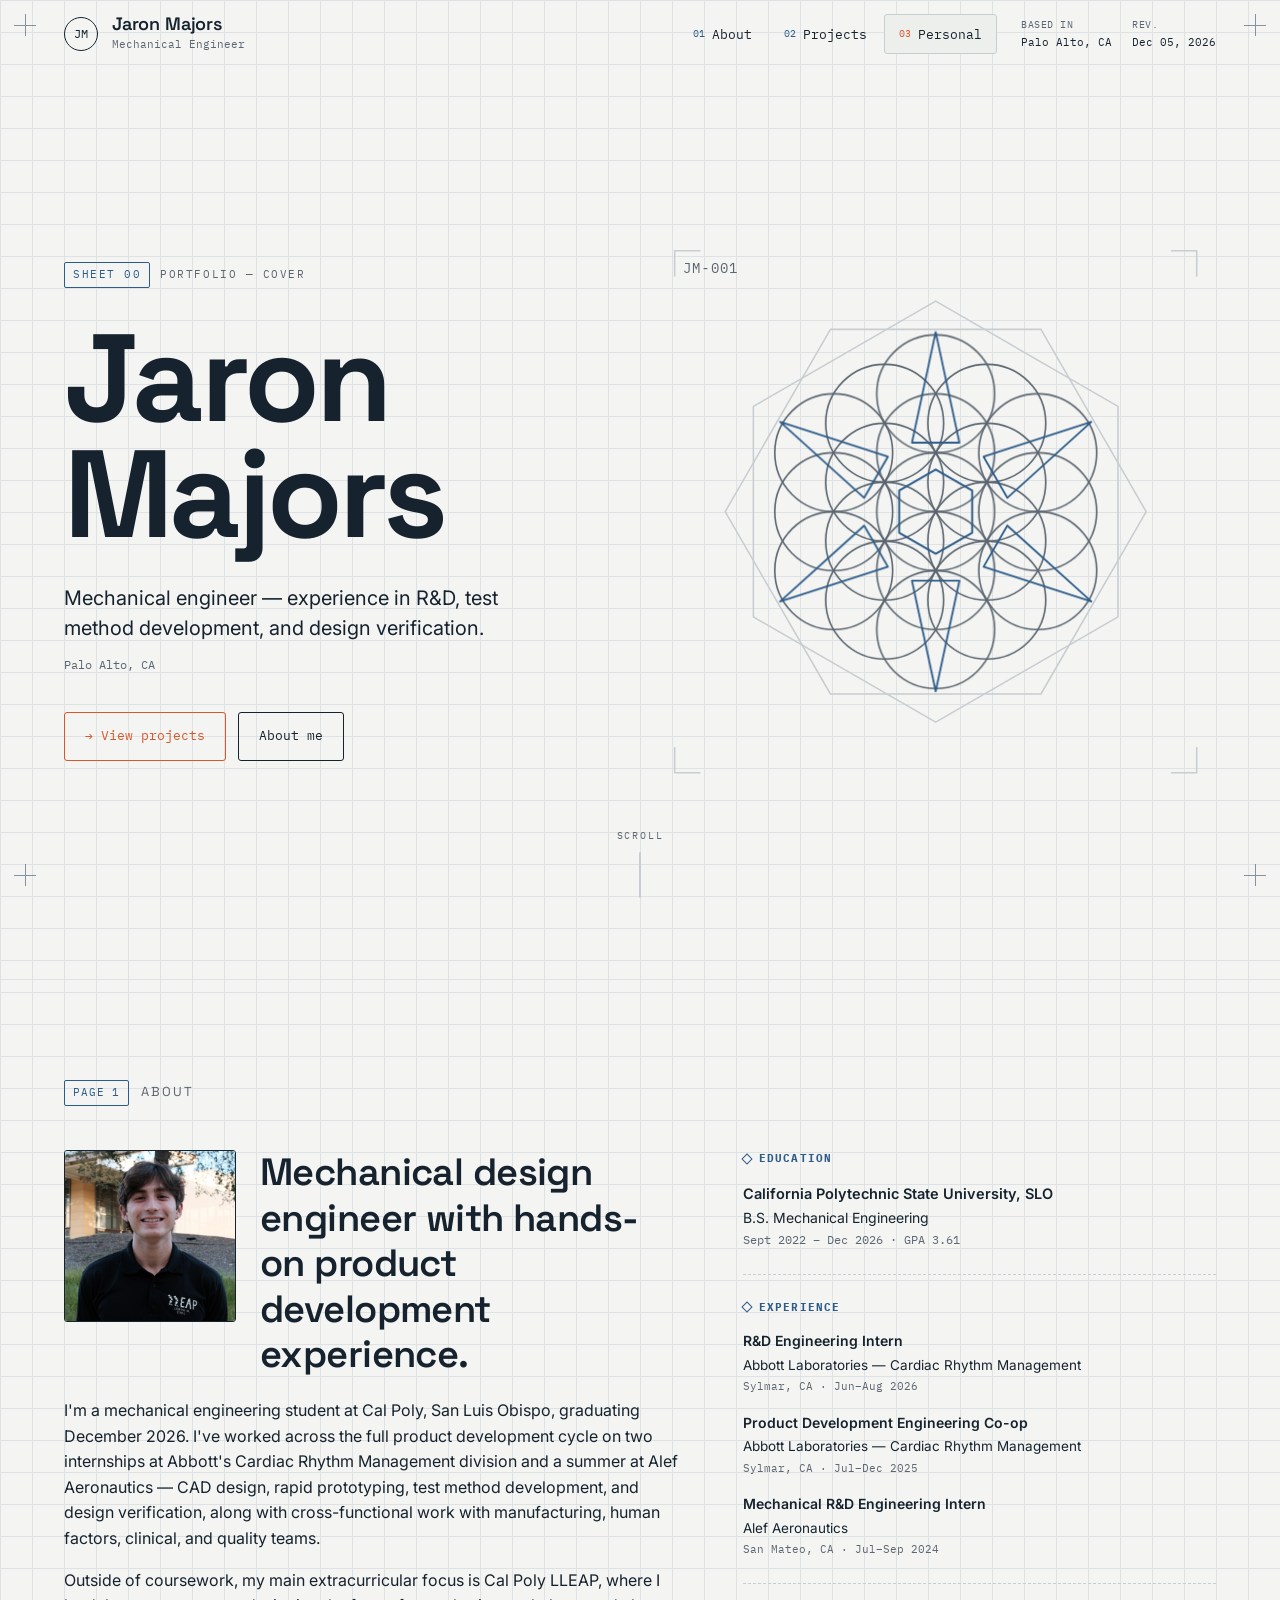
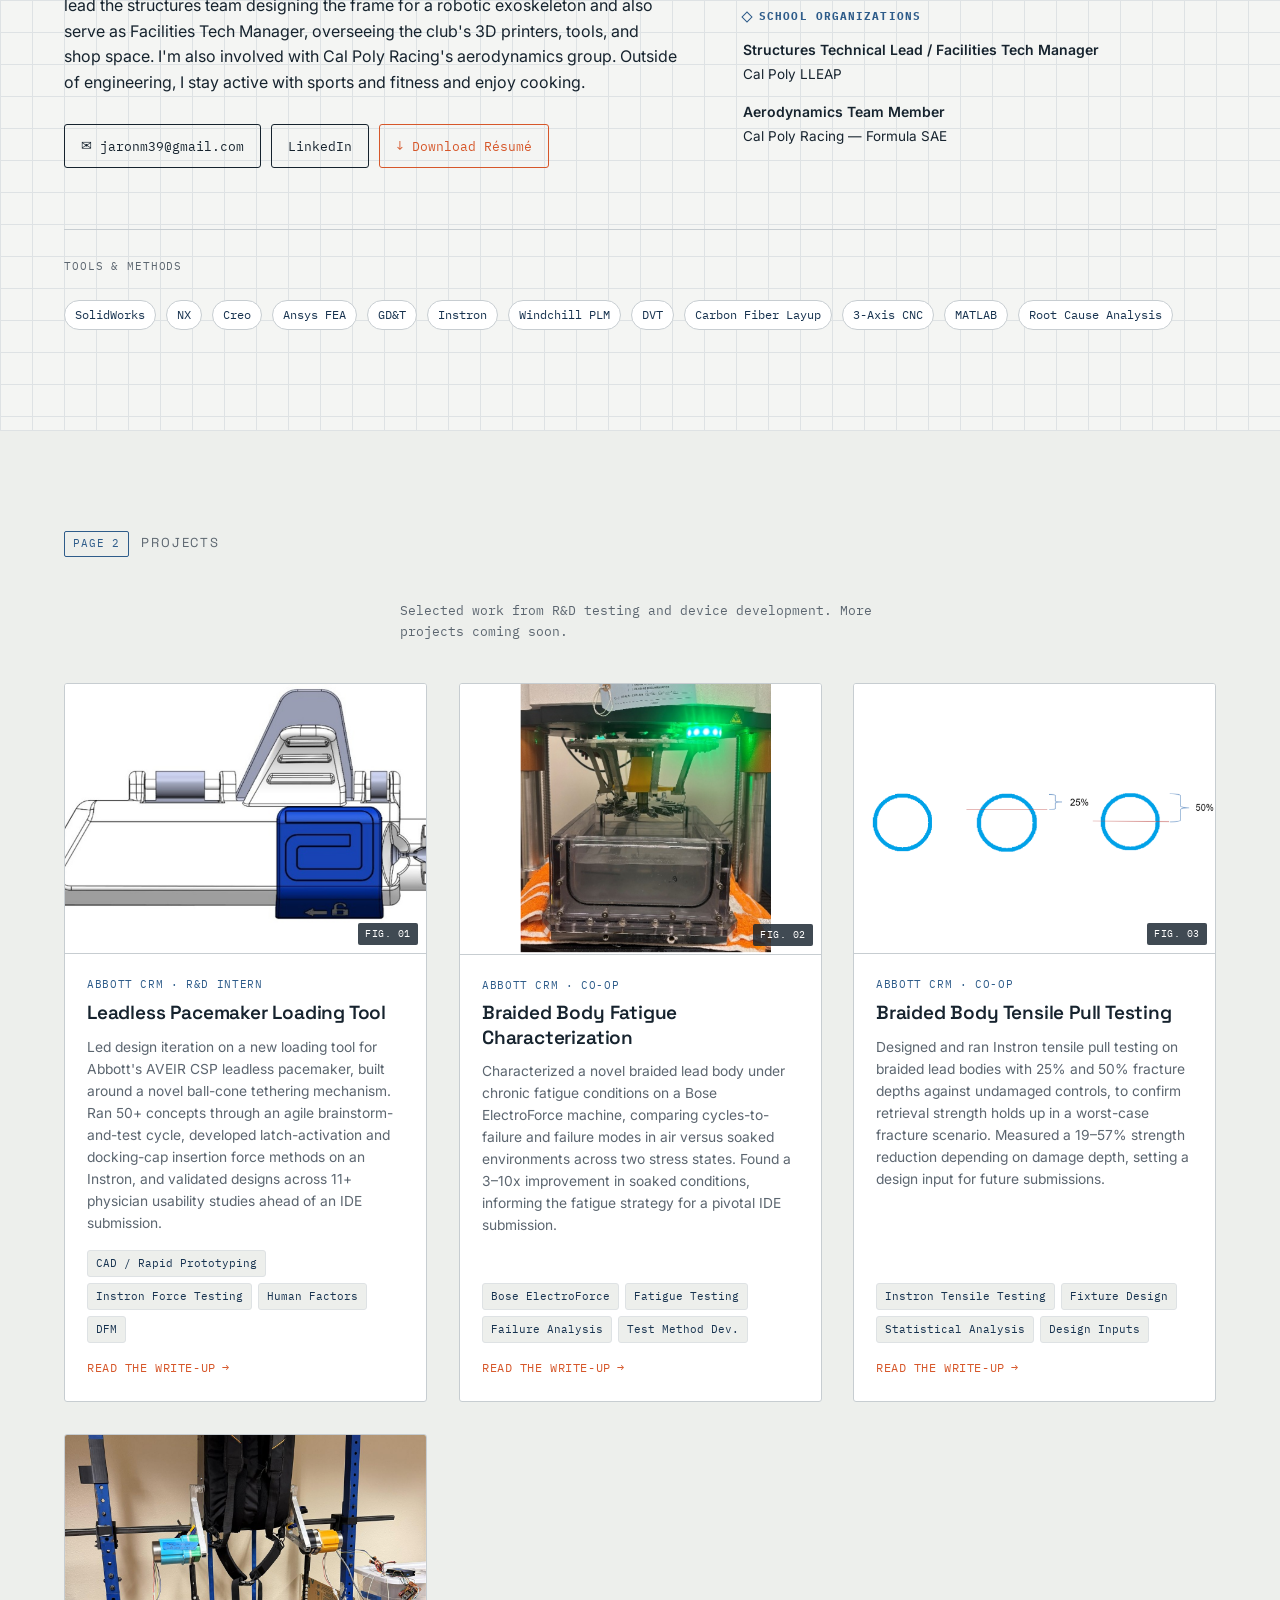
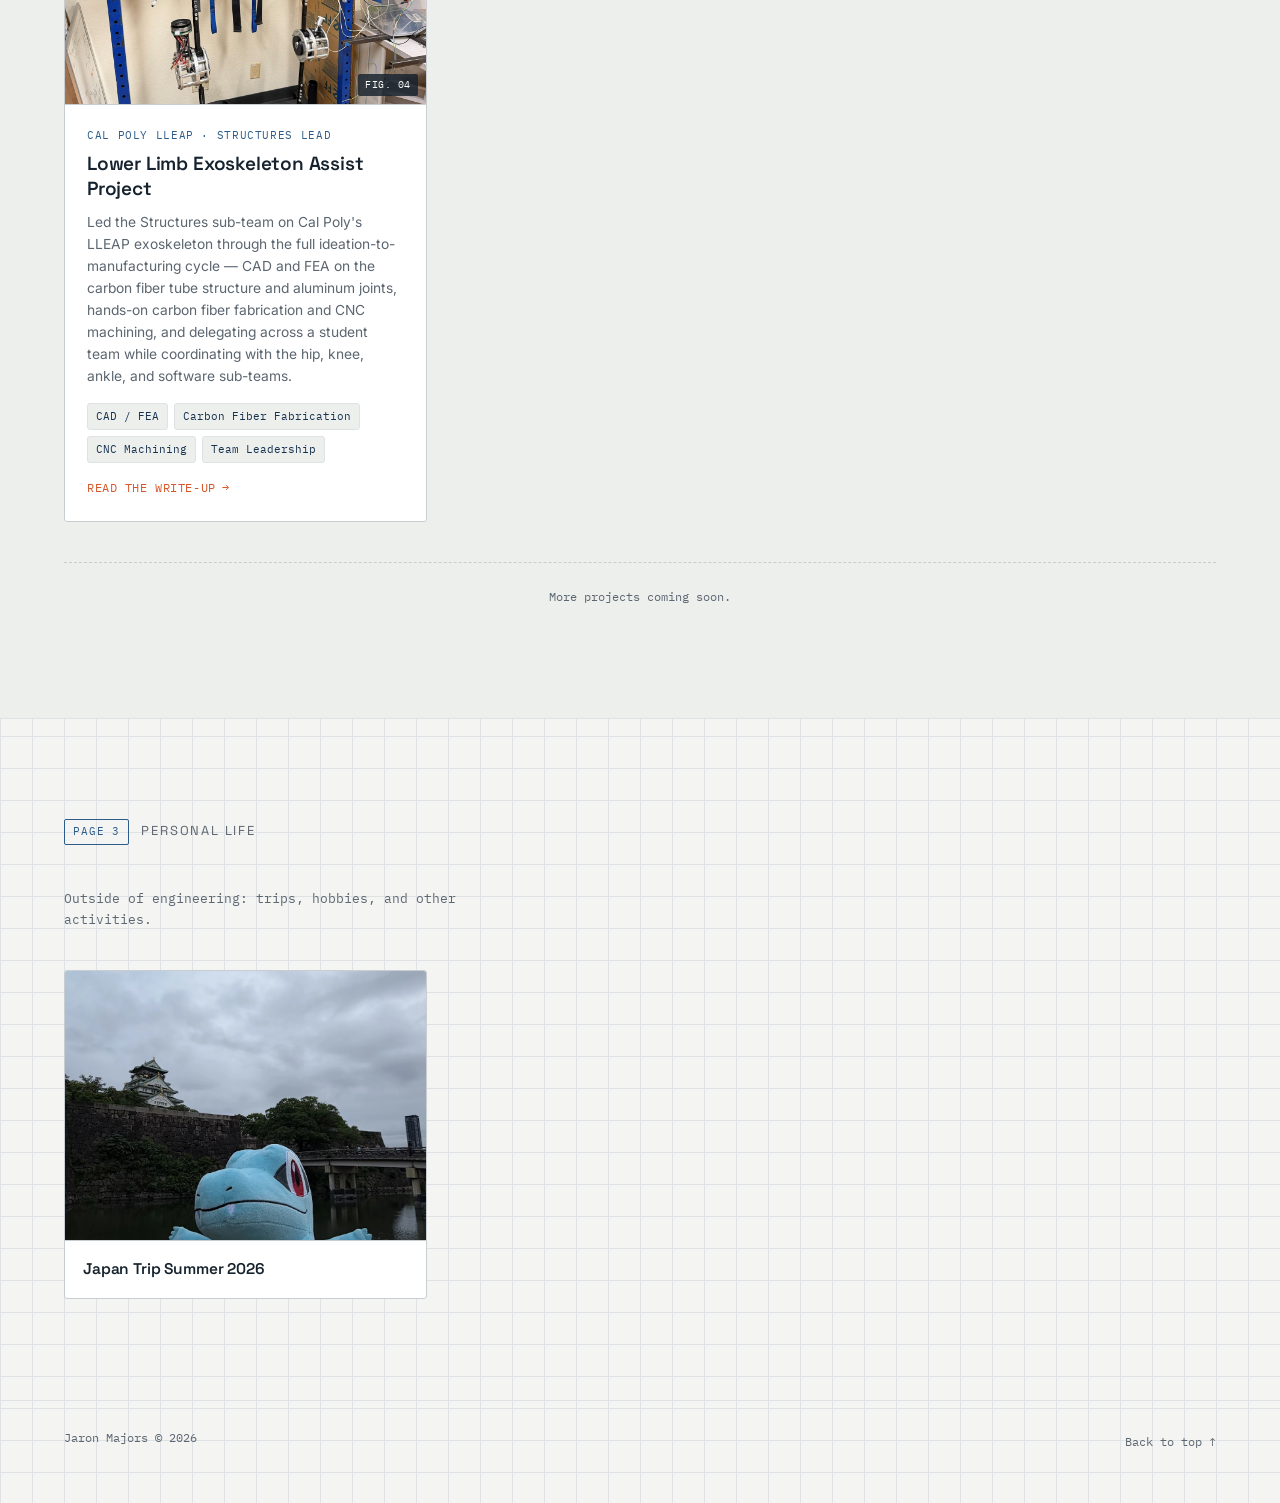
<file: index.html>
<!DOCTYPE html>
<html lang="en" class="no-js">
<head>
<meta charset="UTF-8">
<meta name="viewport" content="width=device-width, initial-scale=1.0, viewport-fit=cover">
<title>Jaron Majors — Mechanical Engineer</title>
<meta name="description" content="Jaron Majors — Mechanical Engineering portfolio: medical device design, testing, and aerospace projects.">
<meta name="color-scheme" content="light dark">
<meta name="theme-color" content="#F4F5F3" media="(prefers-color-scheme: light)">
<meta name="theme-color" content="#12171B" media="(prefers-color-scheme: dark)">
<link rel="icon" type="image/svg+xml" href="assets/favicon.svg">
<link rel="preconnect" href="https://fonts.googleapis.com">
<link rel="preconnect" href="https://fonts.gstatic.com" crossorigin>
<link href="https://fonts.googleapis.com/css2?family=Space+Grotesk:wght@400;500;600;700&family=Inter:wght@400;500;600&family=IBM+Plex+Mono:wght@400;500&display=swap" rel="stylesheet">
<link rel="stylesheet" href="css/style.css?v=6">
</head>
<body class="has-hero">

<!-- corner registration marks -->
<div class="reg reg--tl" aria-hidden="true"></div>
<div class="reg reg--tr" aria-hidden="true"></div>
<div class="reg reg--bl" aria-hidden="true"></div>
<div class="reg reg--br" aria-hidden="true"></div>

<!-- ============ TITLE BLOCK / HEADER ============ -->
<header class="titleblock" id="top">
  <div class="titleblock__inner">
    <div class="titleblock__id">
      <span class="titleblock__mark">JM</span>
      <div>
        <p class="titleblock__name">Jaron Majors</p>
        <p class="titleblock__role">Mechanical Engineer</p>
      </div>
    </div>

    <nav class="titleblock__nav" data-nav aria-label="Primary">
      <a href="#about"><span class="nav-num">01</span>About</a>
      <a href="#projects"><span class="nav-num">02</span>Projects</a>
      <a href="#personal"><span class="nav-num">03</span>Personal</a>
    </nav>

    <dl class="titleblock__meta">
      <div><dt>Based in</dt><dd>Palo Alto, CA</dd></div>
      <div><dt>Rev.</dt><dd id="rev-date">—</dd></div>
    </dl>
  </div>
</header>

<main>

  <!-- ============ HERO / COVER ============ -->
  <section class="hero">
    <div class="hero__inner">
      <div class="hero__lead">
        <p class="hero__eyebrow"><span class="hero__sheet">Sheet 00</span> Portfolio — Cover</p>
        <h1 class="hero__name">Jaron<br>Majors</h1>
        <p class="hero__tagline">Mechanical engineer — experience in R&amp;D, test method development, and design verification.</p>
        <p class="hero__meta">Palo Alto, CA</p>
        <div class="hero__actions">
          <a class="link-chip link-chip--accent" href="#projects"><span class="link-chip__icon">→</span> View projects</a>
          <a class="link-chip" href="#about">About me</a>
        </div>
      </div>

      <div class="hero__figure" aria-hidden="true">
        <svg viewBox="0 0 400 400" stroke-width="1.6" stroke-linecap="round" stroke-linejoin="round"
             xmlns="http://www.w3.org/2000/svg" role="presentation">
          <!-- static aperture: twin hexagons + corner ticks -->
          <path class="hero-frame" data-draw style="--d:0s" pathLength="1" d="M200 50 L329.9 125 L329.9 275 L200 350 L70.1 275 L70.1 125 Z"/>
          <path class="hero-frame" data-draw style="--d:.05s" pathLength="1" d="M275 70.1 L350 200 L275 329.9 L125 329.9 L50 200 L125 70.1 Z"/>
          <path class="hero-frame" data-draw style="--d:0s" stroke-width="1" pathLength="1" d="M14 32 L14 14 L32 14"/>
          <path class="hero-frame" data-draw style="--d:.05s" stroke-width="1" pathLength="1" d="M386 32 L386 14 L368 14"/>
          <path class="hero-frame" data-draw style="--d:.05s" stroke-width="1" pathLength="1" d="M14 368 L14 386 L32 386"/>
          <path class="hero-frame" data-draw style="--d:.05s" stroke-width="1" pathLength="1" d="M386 368 L386 386 L368 386"/>

          <!-- flower-of-life rosette + hexagram — blooms outward on hover -->
          <g class="hero-parts">
            <g class="hero-part" data-dx="0.0" data-dy="0.0" data-fade style="--d:0.30s"><circle class="hero-ring" data-draw pathLength="1" cx="200.0" cy="200.0" r="42.0"/></g>
            <g class="hero-part" data-dx="0.0" data-dy="-46.0" data-fade style="--d:0.43s"><circle class="hero-ring" data-draw pathLength="1" cx="200.0" cy="158.0" r="42.0"/></g>
            <g class="hero-part" data-dx="39.8" data-dy="-23.0" data-fade style="--d:0.45s"><circle class="hero-ring" data-draw pathLength="1" cx="236.4" cy="179.0" r="42.0"/></g>
            <g class="hero-part" data-dx="39.8" data-dy="23.0" data-fade style="--d:0.46s"><circle class="hero-ring" data-draw pathLength="1" cx="236.4" cy="221.0" r="42.0"/></g>
            <g class="hero-part" data-dx="0.0" data-dy="46.0" data-fade style="--d:0.48s"><circle class="hero-ring" data-draw pathLength="1" cx="200.0" cy="242.0" r="42.0"/></g>
            <g class="hero-part" data-dx="-39.8" data-dy="23.0" data-fade style="--d:0.49s"><circle class="hero-ring" data-draw pathLength="1" cx="163.6" cy="221.0" r="42.0"/></g>
            <g class="hero-part" data-dx="-39.8" data-dy="-23.0" data-fade style="--d:0.42s"><circle class="hero-ring" data-draw pathLength="1" cx="163.6" cy="179.0" r="42.0"/></g>
            <g class="hero-part" data-dx="42.0" data-dy="-72.7" data-fade style="--d:0.58s"><circle class="hero-ring" data-draw pathLength="1" cx="236.4" cy="137.0" r="42.0"/></g>
            <g class="hero-part" data-dx="84.0" data-dy="0.0" data-fade style="--d:0.59s"><circle class="hero-ring" data-draw pathLength="1" cx="272.7" cy="200.0" r="42.0"/></g>
            <g class="hero-part" data-dx="42.0" data-dy="72.7" data-fade style="--d:0.61s"><circle class="hero-ring" data-draw pathLength="1" cx="236.4" cy="263.0" r="42.0"/></g>
            <g class="hero-part" data-dx="-42.0" data-dy="72.7" data-fade style="--d:0.62s"><circle class="hero-ring" data-draw pathLength="1" cx="163.6" cy="263.0" r="42.0"/></g>
            <g class="hero-part" data-dx="-84.0" data-dy="0.0" data-fade style="--d:0.64s"><circle class="hero-ring" data-draw pathLength="1" cx="127.3" cy="200.0" r="42.0"/></g>
            <g class="hero-part" data-dx="-42.0" data-dy="-72.7" data-fade style="--d:0.56s"><circle class="hero-ring" data-draw pathLength="1" cx="163.6" cy="137.0" r="42.0"/></g>
            <g class="hero-part" data-dx="0.0" data-dy="-96.0" data-fade style="--d:0.70s"><circle class="hero-ring" data-draw pathLength="1" cx="200.0" cy="116.0" r="42.0"/></g>
            <g class="hero-part" data-dx="83.1" data-dy="-48.0" data-fade style="--d:0.71s"><circle class="hero-ring" data-draw pathLength="1" cx="272.7" cy="158.0" r="42.0"/></g>
            <g class="hero-part" data-dx="83.1" data-dy="48.0" data-fade style="--d:0.73s"><circle class="hero-ring" data-draw pathLength="1" cx="272.7" cy="242.0" r="42.0"/></g>
            <g class="hero-part" data-dx="0.0" data-dy="96.0" data-fade style="--d:0.74s"><circle class="hero-ring" data-draw pathLength="1" cx="200.0" cy="284.0" r="42.0"/></g>
            <g class="hero-part" data-dx="-83.1" data-dy="48.0" data-fade style="--d:0.76s"><circle class="hero-ring" data-draw pathLength="1" cx="127.3" cy="242.0" r="42.0"/></g>
            <g class="hero-part" data-dx="-83.1" data-dy="-48.0" data-fade style="--d:0.68s"><circle class="hero-ring" data-draw pathLength="1" cx="127.3" cy="158.0" r="42.0"/></g>
            <g class="hero-part" data-dx="0.0" data-dy="-74.0" data-fade style="--d:0.80s"><path class="hero-star" data-draw pathLength="1" d="M183.1 150.8 L200.0 72.0 L216.9 150.8 Z"/></g>
            <g class="hero-part" data-dx="64.1" data-dy="-37.0" data-fade style="--d:0.83s"><path class="hero-star" data-draw pathLength="1" d="M234.1 160.8 L310.9 136.0 L251.0 190.1 Z"/></g>
            <g class="hero-part" data-dx="64.1" data-dy="37.0" data-fade style="--d:0.86s"><path class="hero-star" data-draw pathLength="1" d="M251.0 209.9 L310.9 264.0 L234.1 239.2 Z"/></g>
            <g class="hero-part" data-dx="0.0" data-dy="74.0" data-fade style="--d:0.89s"><path class="hero-star" data-draw pathLength="1" d="M216.9 249.2 L200.0 328.0 L183.1 249.2 Z"/></g>
            <g class="hero-part" data-dx="-64.1" data-dy="37.0" data-fade style="--d:0.92s"><path class="hero-star" data-draw pathLength="1" d="M165.9 239.2 L89.1 264.0 L149.0 209.9 Z"/></g>
            <g class="hero-part" data-dx="-64.1" data-dy="-37.0" data-fade style="--d:0.95s"><path class="hero-star" data-draw pathLength="1" d="M149.0 190.1 L89.1 136.0 L165.9 160.8 Z"/></g>
            <g class="hero-part" data-dx="0" data-dy="0" data-fade style="--d:1.0s"><path class="hero-hex" data-draw pathLength="1" d="M200 170 L226 185 L226 215 L200 230 L174 215 L174 185 Z"/></g>
          </g>

          <text data-fade x="20" y="30" font-size="10" style="--d:1.15s">JM&#8209;001</text>
        </svg>
      </div>
    </div>

    <a class="hero__scroll" href="#about">
      <span>Scroll</span>
      <span class="hero__scroll-line"></span>
    </a>
  </section>

  <!-- ============ ABOUT ============ -->
  <section class="sheet" id="about">
    <div class="sheet__label">
      <span class="sheet__num">PAGE 1</span>
      <span class="sheet__title">About</span>
    </div>

    <div class="about__grid">
      <div class="about__summary reveal">
        <div class="about__intro">
          <figure class="about__photo">
            <img src="assets/img/profile.jpg" alt="Portrait of Jaron Majors">
          </figure>
          <h2 class="section-head">Mechanical design engineer with hands-on product development experience.</h2>
        </div>
        <p>
          I'm a mechanical engineering student at Cal Poly, San Luis Obispo, graduating December 2026.
          I've worked across the full product development cycle on two internships at Abbott's Cardiac
          Rhythm Management division and a summer at Alef Aeronautics — CAD design, rapid prototyping,
          test method development, and design verification, along with cross-functional work with
          manufacturing, human factors, clinical, and quality teams.
        </p>
        <p>
          Outside of coursework, my main extracurricular focus is Cal Poly LLEAP, where I lead the
          structures team designing the frame for a robotic exoskeleton and also serve as Facilities
          Tech Manager, overseeing the club's 3D printers, tools, and shop space. I'm also involved
          with Cal Poly Racing's aerodynamics group. Outside of engineering, I stay active with sports
          and fitness and enjoy cooking.
        </p>

        <div class="links">
          <a class="link-chip" href="mailto:jaronm39@gmail.com">
            <span class="link-chip__icon">✉</span> jaronm39@gmail.com
          </a>
          <a class="link-chip" href="https://www.linkedin.com/in/jaron-majors-b62010268" target="_blank" rel="noopener">
            LinkedIn
          </a>
          <a class="link-chip link-chip--accent" href="assets/resume/Jaron_Majors_Resume.docx" download>
            <span class="link-chip__icon">↓</span> Download Résumé
          </a>
        </div>
      </div>

      <div class="about__panel reveal">
        <div class="panel">
          <h3 class="panel__head"><span class="tick"></span>Education</h3>
          <p class="panel__org">California Polytechnic State University, SLO</p>
          <p class="panel__detail">B.S. Mechanical Engineering</p>
          <p class="panel__meta">Sept 2022 – Dec 2026 · GPA 3.61</p>
        </div>

        <div class="panel">
          <h3 class="panel__head"><span class="tick"></span>Experience</h3>

          <div class="xp">
            <p class="xp__role">R&amp;D Engineering Intern</p>
            <p class="xp__org">Abbott Laboratories — Cardiac Rhythm Management</p>
            <p class="xp__meta">Sylmar, CA · Jun–Aug 2026</p>
          </div>

          <div class="xp">
            <p class="xp__role">Product Development Engineering Co-op</p>
            <p class="xp__org">Abbott Laboratories — Cardiac Rhythm Management</p>
            <p class="xp__meta">Sylmar, CA · Jul–Dec 2025</p>
          </div>

          <div class="xp">
            <p class="xp__role">Mechanical R&amp;D Engineering Intern</p>
            <p class="xp__org">Alef Aeronautics</p>
            <p class="xp__meta">San Mateo, CA · Jul–Sep 2024</p>
          </div>
        </div>

        <div class="panel">
          <h3 class="panel__head"><span class="tick"></span>School Organizations</h3>
          <div class="xp">
            <p class="xp__role">Structures Technical Lead / Facilities Tech Manager</p>
            <p class="xp__org">Cal Poly LLEAP</p>
          </div>
          <div class="xp">
            <p class="xp__role">Aerodynamics Team Member</p>
            <p class="xp__org">Cal Poly Racing — Formula SAE</p>
          </div>
        </div>
      </div>
    </div>

    <div class="skillstrip reveal">
      <span class="skillstrip__label">Tools &amp; Methods</span>
      <ul class="skillstrip__list">
        <li>SolidWorks</li><li>NX</li><li>Creo</li><li>Ansys FEA</li><li>GD&amp;T</li>
        <li>Instron</li><li>Windchill PLM</li><li>DVT</li><li>Carbon Fiber Layup</li>
        <li>3-Axis CNC</li><li>MATLAB</li><li>Root Cause Analysis</li>
      </ul>
    </div>
  </section>

  <!-- ============ PROJECTS ============ -->
  <section class="sheet sheet--alt" id="projects">
    <div class="sheet__label">
      <span class="sheet__num">PAGE 2</span>
      <span class="sheet__title">Projects</span>
    </div>

    <p class="section-intro reveal">
      Selected work from R&amp;D testing and device development. More projects coming soon.
    </p>

    <div class="projects">

      <article class="project reveal">
        <a class="project__link-overlay" href="projects/loading-tool.html" aria-label="Read the full write-up: Leadless Pacemaker Loading Tool"></a>
        <div class="project__media">
          <img loading="lazy" decoding="async" src="assets/img/project-loadingtool.png" alt="AVEIR CSP IDE loading tool prototype with callouts showing latch, ball funnel, and docking cap cradle features">
          <span class="fig">FIG. 01</span>
        </div>
        <div class="project__body">
          <span class="project__tag">Abbott CRM · R&amp;D Intern</span>
          <h3 class="project__title">Leadless Pacemaker Loading Tool</h3>
          <p class="project__desc">
            Led design iteration on a new loading tool for Abbott's AVEIR CSP leadless pacemaker,
            built around a novel ball-cone tethering mechanism. Ran 50+ concepts through an agile
            brainstorm-and-test cycle, developed latch-activation and docking-cap insertion force
            methods on an Instron, and validated designs across 11+ physician usability studies
            ahead of an IDE submission.
          </p>
          <ul class="project__chips">
            <li>CAD / Rapid Prototyping</li>
            <li>Instron Force Testing</li>
            <li>Human Factors</li>
            <li>DFM</li>
          </ul>
          <span class="project__cta">Read the write-up</span>
        </div>
      </article>

      <article class="project reveal">
        <a class="project__link-overlay" href="projects/fatigue.html" aria-label="Read the full write-up: Braided Body Fatigue Characterization"></a>
        <div class="project__media">
          <img loading="lazy" decoding="async" src="assets/img/project-fatigue.png" alt="Bend fatigue test setup and fracture micrographs of a braided pacemaker lead body">
          <span class="fig">FIG. 02</span>
        </div>
        <div class="project__body">
          <span class="project__tag">Abbott CRM · Co-op</span>
          <h3 class="project__title">Braided Body Fatigue Characterization</h3>
          <p class="project__desc">
            Characterized a novel braided lead body under chronic fatigue conditions on a Bose
            ElectroForce machine, comparing cycles-to-failure and failure modes in air versus
            soaked environments across two stress states. Found a 3–10x improvement in soaked
            conditions, informing the fatigue strategy for a pivotal IDE submission.
          </p>
          <ul class="project__chips">
            <li>Bose ElectroForce</li>
            <li>Fatigue Testing</li>
            <li>Failure Analysis</li>
            <li>Test Method Dev.</li>
          </ul>
          <span class="project__cta">Read the write-up</span>
        </div>
      </article>

      <article class="project reveal">
        <a class="project__link-overlay" href="projects/tensile.html" aria-label="Read the full write-up: Braided Body Tensile Pull Testing"></a>
        <div class="project__media">
          <img loading="lazy" decoding="async" src="assets/img/project-tensile.png" alt="Diagram of braided body test conditions showing undamaged control, 25 percent fracture depth, and 50 percent fracture depth">
          <span class="fig">FIG. 03</span>
        </div>
        <div class="project__body">
          <span class="project__tag">Abbott CRM · Co-op</span>
          <h3 class="project__title">Braided Body Tensile Pull Testing</h3>
          <p class="project__desc">
            Designed and ran Instron tensile pull testing on braided lead bodies with 25% and 50%
            fracture depths against undamaged controls, to confirm retrieval strength holds up in
            a worst-case fracture scenario. Measured a 19–57% strength reduction depending on
            damage depth, setting a design input for future submissions.
          </p>
          <ul class="project__chips">
            <li>Instron Tensile Testing</li>
            <li>Fixture Design</li>
            <li>Statistical Analysis</li>
            <li>Design Inputs</li>
          </ul>
          <span class="project__cta">Read the write-up</span>
        </div>
      </article>

      <article class="project reveal">
        <a class="project__link-overlay" href="projects/lleap.html" aria-label="Read the full write-up: Lower Limb Exoskeleton Assist Project (LLEAP)"></a>
        <div class="project__media">
          <img loading="lazy" decoding="async" src="assets/img/project-lleap.jpg" alt="Prototype exoskeleton suspended in a bench test rig, showing hip actuators, structural frame, and soft-goods harness">
          <span class="fig">FIG. 04</span>
        </div>
        <div class="project__body">
          <span class="project__tag">Cal Poly LLEAP · Structures Lead</span>
          <h3 class="project__title">Lower Limb Exoskeleton Assist Project</h3>
          <p class="project__desc">
            Led the Structures sub-team on Cal Poly's LLEAP exoskeleton through the full
            ideation-to-manufacturing cycle — CAD and FEA on the carbon fiber tube structure and
            aluminum joints, hands-on carbon fiber fabrication and CNC machining, and delegating
            across a student team while coordinating with the hip, knee, ankle, and software
            sub-teams.
          </p>
          <ul class="project__chips">
            <li>CAD / FEA</li>
            <li>Carbon Fiber Fabrication</li>
            <li>CNC Machining</li>
            <li>Team Leadership</li>
          </ul>
          <span class="project__cta">Read the write-up</span>
        </div>
      </article>

    </div>

    <p class="more-note reveal">More projects coming soon.</p>
  </section>

  <!-- ============ PERSONAL LIFE ============ -->
  <section class="sheet" id="personal">
    <div class="sheet__label">
      <span class="sheet__num">PAGE 3</span>
      <span class="sheet__title">Personal Life</span>
    </div>

    <p class="section-intro reveal">
      Outside of engineering: trips, hobbies, and other activities.
    </p>

    <!-- Entries are sorted newest first — add new entries directly below this comment -->
    <div class="entries">

      <article class="entry reveal">
        <a class="entry__link-overlay" href="personal/japan-trip-2026.html" aria-label="View photos: Japan Trip Summer 2026"></a>
        <div class="entry__media">
          <img loading="lazy" decoding="async" src="assets/img/personal/japan-trip-2026/01.webp" alt="Plush Pokémon toy held up in front of Osaka Castle across the moat">
        </div>
        <div class="entry__caption">Japan Trip Summer 2026</div>
      </article>

    </div>
  </section>

</main>

<footer class="sitefooter">
  <span>Jaron Majors © 2026</span>
  <a href="#top">Back to top ↑</a>
</footer>

<!-- ============ MOBILE BOTTOM TAB BAR ============ -->
<nav class="tabbar" data-nav aria-label="Primary mobile">
  <a href="#about"><span class="tab-num">01</span>About</a>
  <a href="#projects"><span class="tab-num">02</span>Projects</a>
  <a href="#personal"><span class="tab-num">03</span>Personal</a>
</nav>

<script src="js/main.js?v=6"></script>
</body>
</html>
</file>
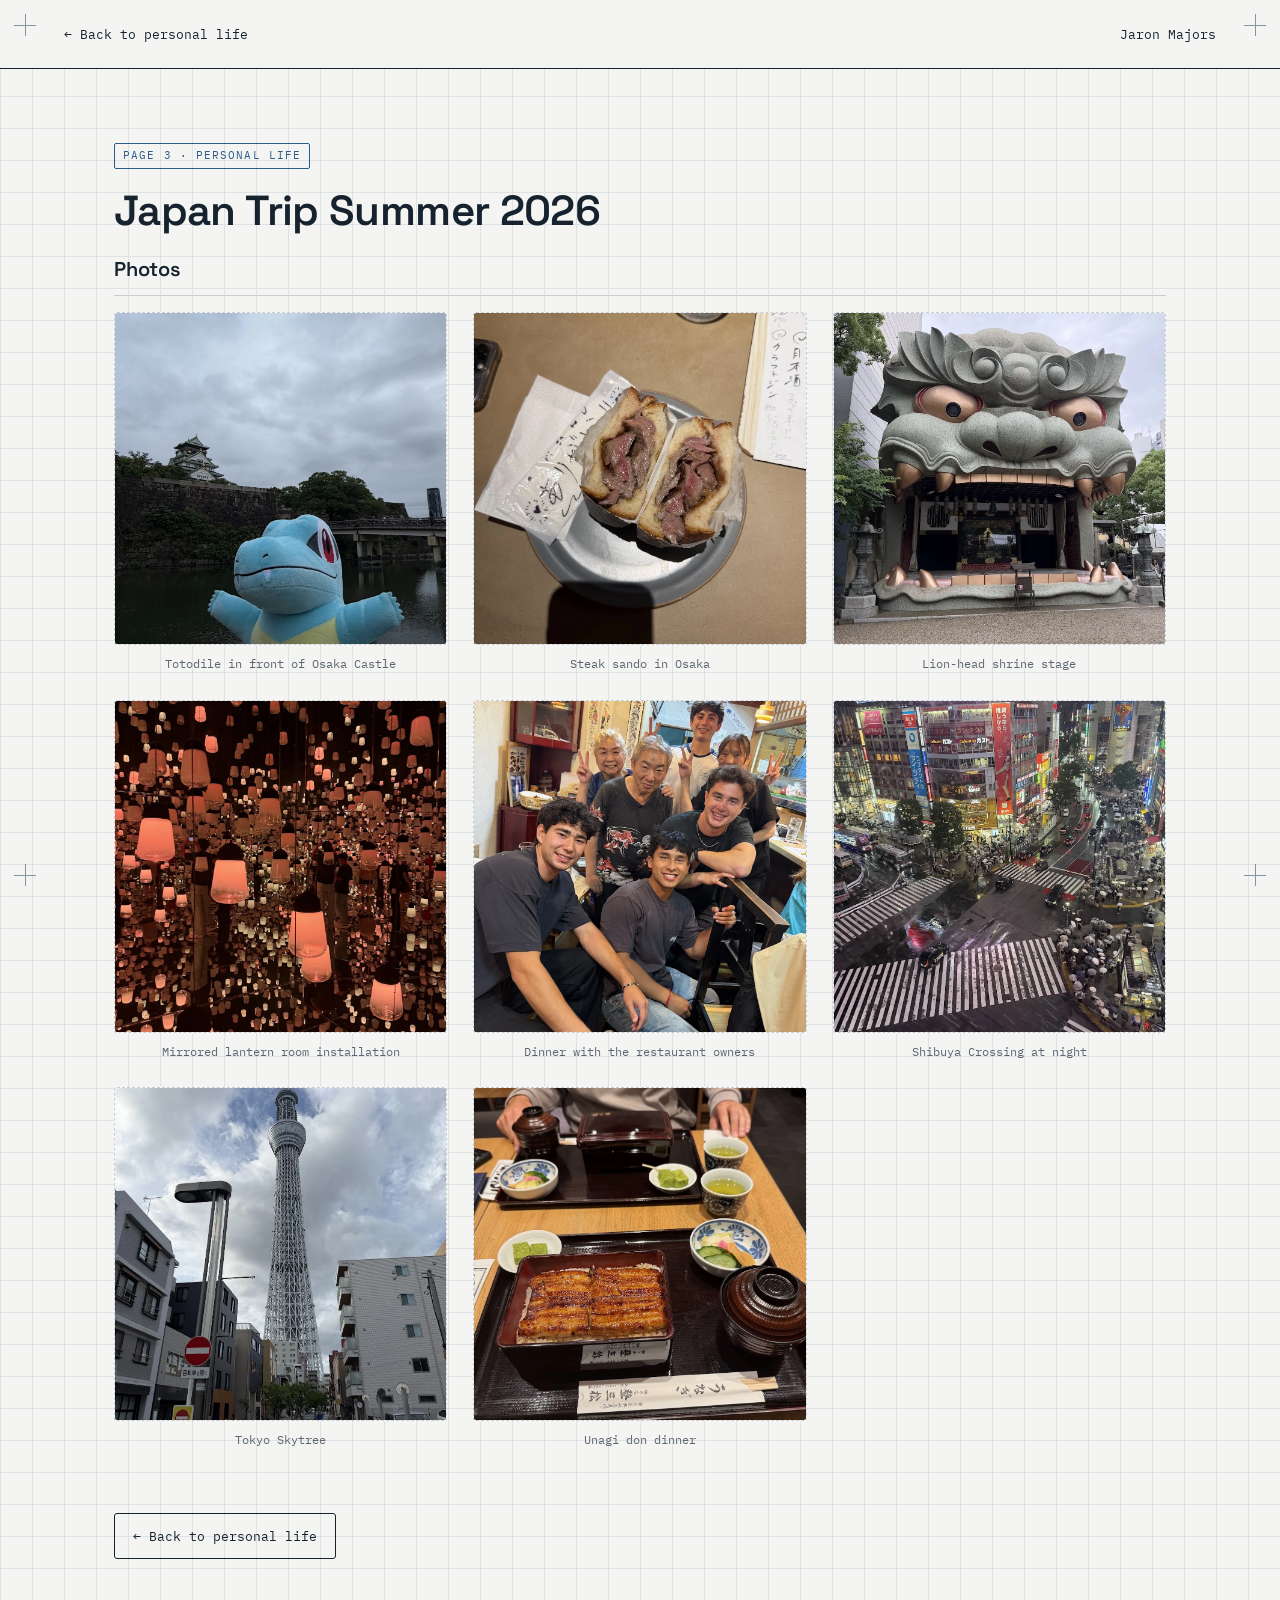
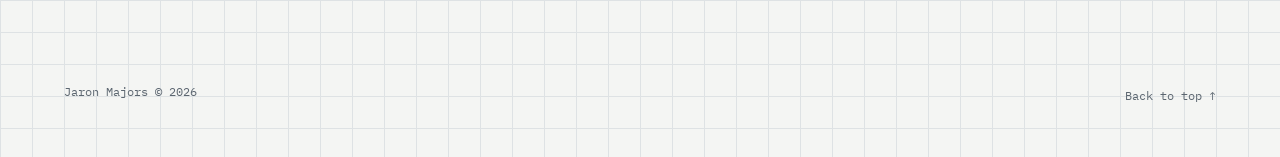
<file: personal/japan-trip-2026.html>
<!DOCTYPE html>
<html lang="en" class="no-js">
<head>
<meta charset="UTF-8">
<meta name="viewport" content="width=device-width, initial-scale=1.0, viewport-fit=cover">
<title>Japan Trip Summer 2026 — Jaron Majors</title>
<meta name="description" content="Photos from Jaron Majors' Japan trip, summer 2026.">
<meta name="color-scheme" content="light dark">
<meta name="theme-color" content="#F4F5F3" media="(prefers-color-scheme: light)">
<meta name="theme-color" content="#12171B" media="(prefers-color-scheme: dark)">
<link rel="icon" type="image/svg+xml" href="../assets/favicon.svg">
<link rel="preconnect" href="https://fonts.googleapis.com">
<link rel="preconnect" href="https://fonts.gstatic.com" crossorigin>
<link href="https://fonts.googleapis.com/css2?family=Space+Grotesk:wght@400;500;600;700&family=Inter:wght@400;500;600&family=IBM+Plex+Mono:wght@400;500&display=swap" rel="stylesheet">
<link rel="stylesheet" href="../css/style.css?v=6">
</head>
<body>

<div class="reg reg--tl" aria-hidden="true"></div>
<div class="reg reg--tr" aria-hidden="true"></div>
<div class="reg reg--bl" aria-hidden="true"></div>
<div class="reg reg--br" aria-hidden="true"></div>

<header class="article-header">
  <a href="../index.html#personal">← Back to personal life</a>
  <a href="../index.html">Jaron Majors</a>
</header>

<main class="article">
  <span class="article-eyebrow">Page 3 · Personal Life</span>
  <h1 class="article-title">Japan Trip Summer 2026</h1>

  <section class="article-section">
    <h2>Photos</h2>
    <div class="gallery">
      <figure class="gallery__item">
        <div class="gallery__frame"><img loading="lazy" decoding="async" src="../assets/img/personal/japan-trip-2026/01.webp" alt="Totodile plush in front of Osaka Castle across the moat"></div>
        <figcaption>Totodile in front of Osaka Castle</figcaption>
      </figure>
      <figure class="gallery__item">
        <div class="gallery__frame"><img loading="lazy" decoding="async" src="../assets/img/personal/japan-trip-2026/02.webp" alt="Toasted steak sandwich cut in half on a plate at a restaurant"></div>
        <figcaption>Steak sando in Osaka</figcaption>
      </figure>
      <figure class="gallery__item">
        <div class="gallery__frame"><img loading="lazy" decoding="async" src="../assets/img/personal/japan-trip-2026/03.webp" alt="Large stone lion-head shaped shrine stage entrance with copper eyes and teeth"></div>
        <figcaption>Lion-head shrine stage</figcaption>
      </figure>
      <figure class="gallery__item">
        <div class="gallery__frame"><img loading="lazy" decoding="async" src="../assets/img/personal/japan-trip-2026/04.webp" alt="Immersive mirrored room installation with hundreds of hanging glass lanterns"></div>
        <figcaption>Mirrored lantern room installation</figcaption>
      </figure>
      <figure class="gallery__item">
        <div class="gallery__frame"><img loading="lazy" decoding="async" src="../assets/img/personal/japan-trip-2026/05.webp" alt="Group photo with friends and an elderly Japanese couple inside a small restaurant"></div>
        <figcaption>Dinner with the restaurant owners</figcaption>
      </figure>
      <figure class="gallery__item">
        <div class="gallery__frame"><img loading="lazy" decoding="async" src="../assets/img/personal/japan-trip-2026/06.webp" alt="Aerial night view of Shibuya Crossing in the rain with crowds of umbrellas"></div>
        <figcaption>Shibuya Crossing at night</figcaption>
      </figure>
      <figure class="gallery__item">
        <div class="gallery__frame"><img loading="lazy" decoding="async" src="../assets/img/personal/japan-trip-2026/07.webp" alt="Low angle view looking up at Tokyo Skytree against a cloudy sky"></div>
        <figcaption>Tokyo Skytree</figcaption>
      </figure>
      <figure class="gallery__item">
        <div class="gallery__frame"><img loading="lazy" decoding="async" src="../assets/img/personal/japan-trip-2026/08.webp" alt="Unagi don meal in a lacquered box served with tea, pickles, and tamagoyaki"></div>
        <figcaption>Unagi don dinner</figcaption>
      </figure>
    </div>
  </section>

  <a class="article-back" href="../index.html#personal">← Back to personal life</a>
</main>

<footer class="sitefooter">
  <span>Jaron Majors © 2026</span>
  <a href="../index.html#top">Back to top ↑</a>
</footer>

<script src="../js/main.js?v=6"></script>
</body>
</html>
</file>
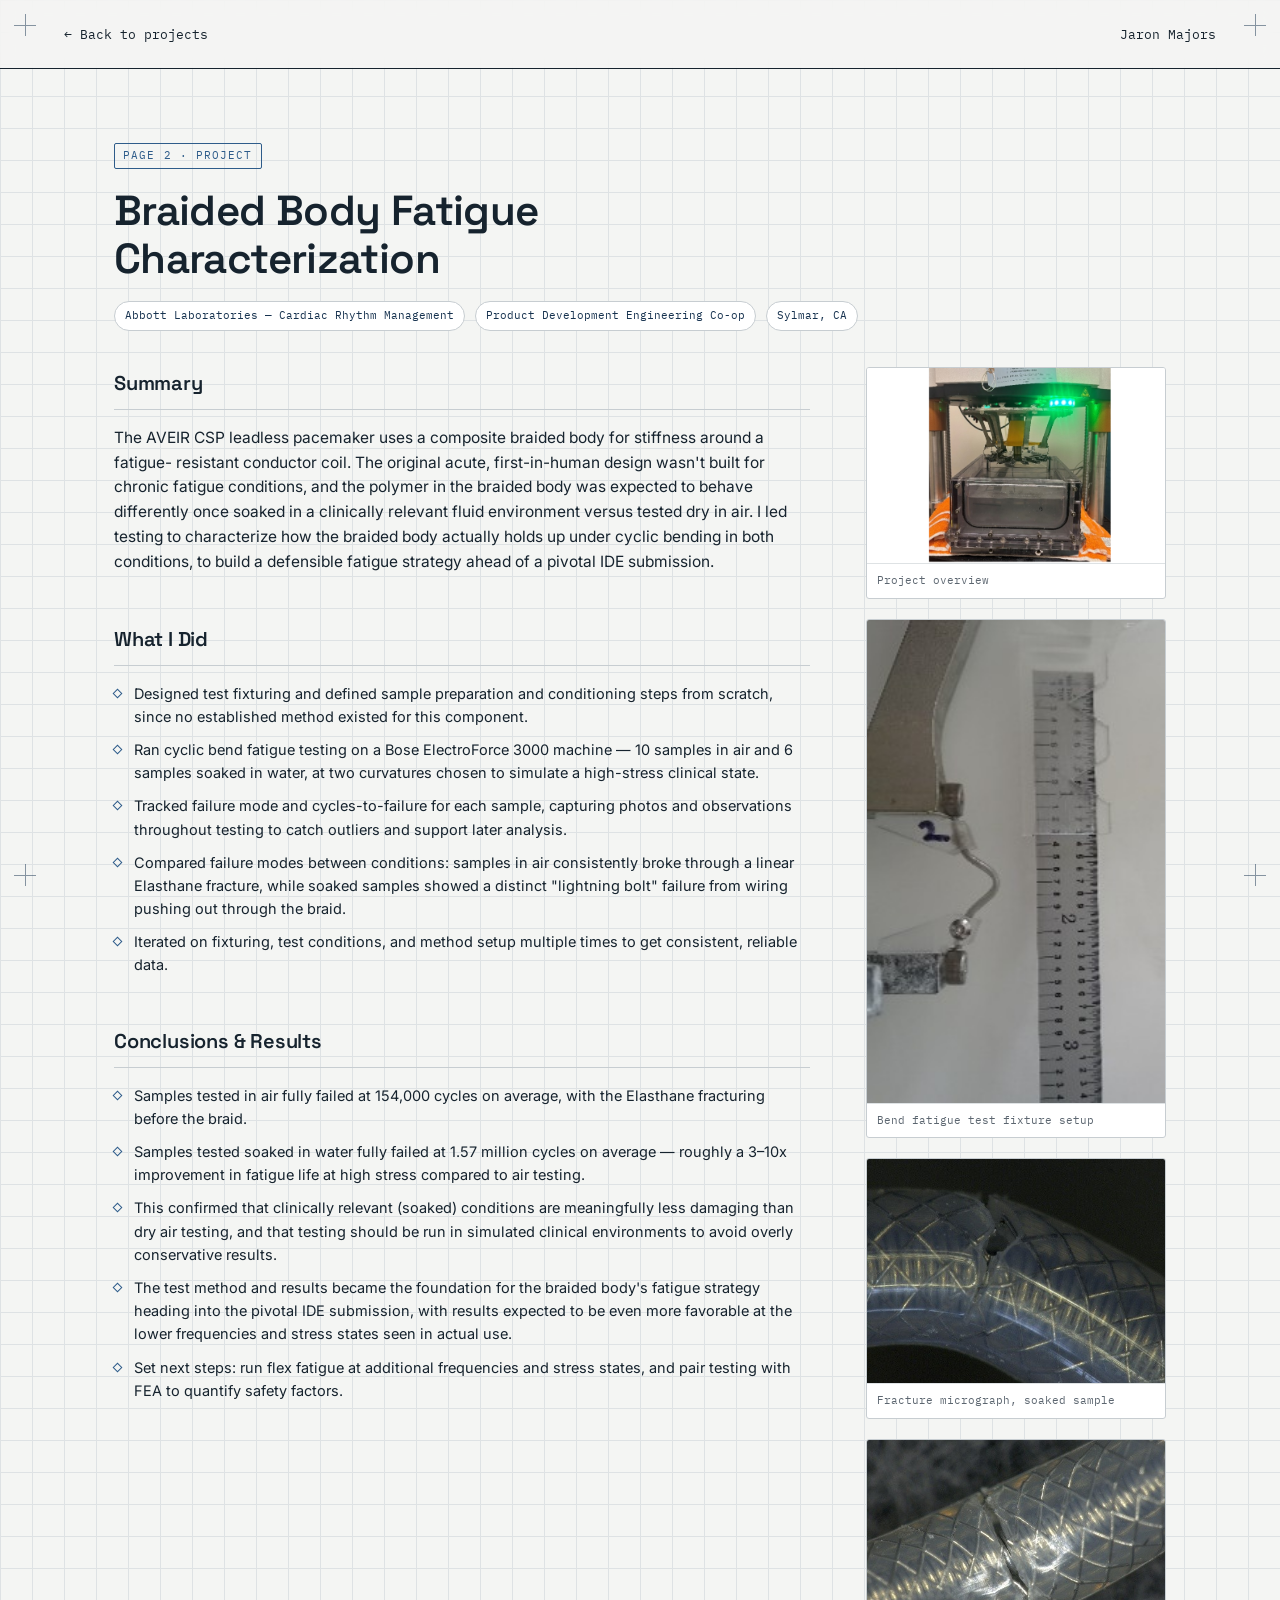
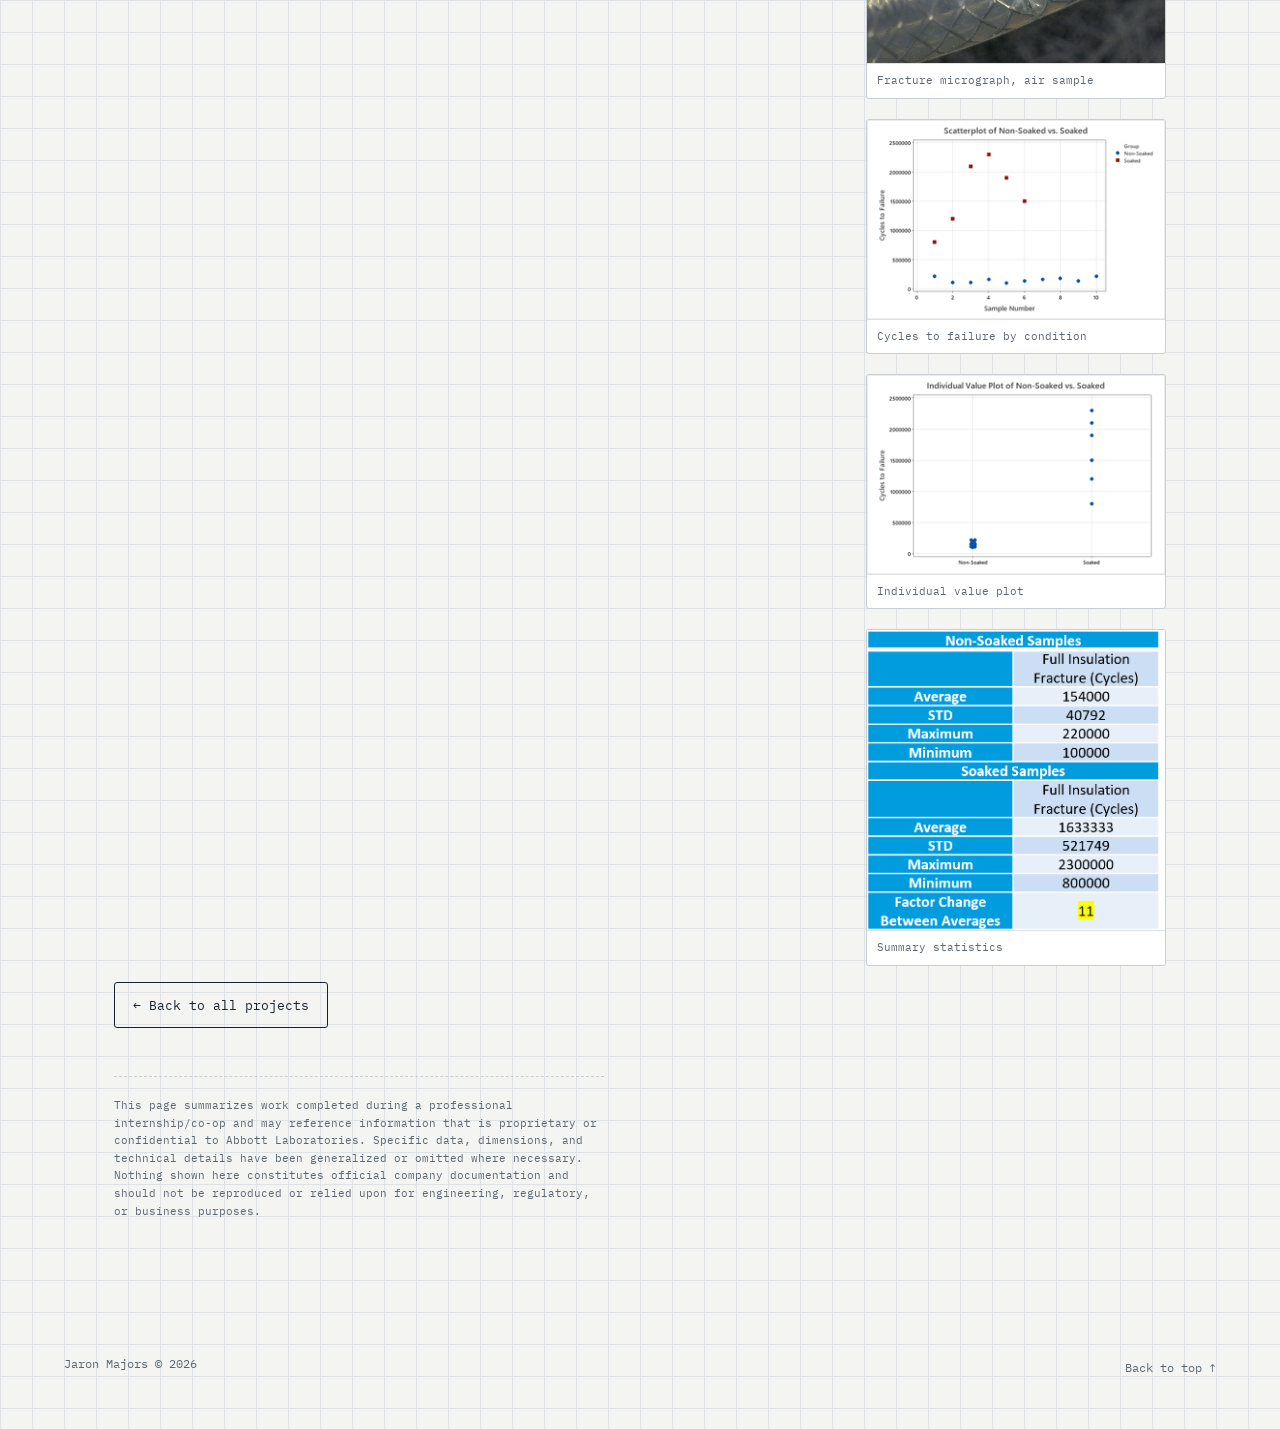
<file: projects/fatigue.html>
<!DOCTYPE html>
<html lang="en" class="no-js">
<head>
<meta charset="UTF-8">
<meta name="viewport" content="width=device-width, initial-scale=1.0, viewport-fit=cover">
<title>Braided Body Fatigue Characterization — Jaron Majors</title>
<meta name="description" content="Fatigue bend testing of a novel braided pacemaker lead body on a Bose ElectroForce machine.">
<meta name="color-scheme" content="light dark">
<meta name="theme-color" content="#F4F5F3" media="(prefers-color-scheme: light)">
<meta name="theme-color" content="#12171B" media="(prefers-color-scheme: dark)">
<link rel="icon" type="image/svg+xml" href="../assets/favicon.svg">
<link rel="preconnect" href="https://fonts.googleapis.com">
<link rel="preconnect" href="https://fonts.gstatic.com" crossorigin>
<link href="https://fonts.googleapis.com/css2?family=Space+Grotesk:wght@400;500;600;700&family=Inter:wght@400;500;600&family=IBM+Plex+Mono:wght@400;500&display=swap" rel="stylesheet">
<link rel="stylesheet" href="../css/style.css?v=6">
</head>
<body>

<div class="reg reg--tl" aria-hidden="true"></div>
<div class="reg reg--tr" aria-hidden="true"></div>
<div class="reg reg--bl" aria-hidden="true"></div>
<div class="reg reg--br" aria-hidden="true"></div>

<header class="article-header">
  <a href="../index.html#projects">← Back to projects</a>
  <a href="../index.html">Jaron Majors</a>
</header>

<main class="article">
  <span class="article-eyebrow">Page 2 · Project</span>
  <h1 class="article-title">Braided Body Fatigue Characterization</h1>

  <div class="article-meta-row">
    <span class="meta-pill">Abbott Laboratories — Cardiac Rhythm Management</span>
    <span class="meta-pill">Product Development Engineering Co-op</span>
    <span class="meta-pill">Sylmar, CA</span>
  </div>

  <div class="article-layout">
    <div class="article-main">

      <section class="article-section">
        <h2>Summary</h2>
        <p>
          The AVEIR CSP leadless pacemaker uses a composite braided body for stiffness around a fatigue-
          resistant conductor coil. The original acute, first-in-human design wasn't built for chronic
          fatigue conditions, and the polymer in the braided body was expected to behave differently once
          soaked in a clinically relevant fluid environment versus tested dry in air. I led testing to
          characterize how the braided body actually holds up under cyclic bending in both conditions,
          to build a defensible fatigue strategy ahead of a pivotal IDE submission.
        </p>
      </section>

      <section class="article-section">
        <h2>What I Did</h2>
        <ul class="article-list">
          <li>Designed test fixturing and defined sample preparation and conditioning steps from scratch, since no established method existed for this component.</li>
          <li>Ran cyclic bend fatigue testing on a Bose ElectroForce 3000 machine — 10 samples in air and 6 samples soaked in water, at two curvatures chosen to simulate a high-stress clinical state.</li>
          <li>Tracked failure mode and cycles-to-failure for each sample, capturing photos and observations throughout testing to catch outliers and support later analysis.</li>
          <li>Compared failure modes between conditions: samples in air consistently broke through a linear Elasthane fracture, while soaked samples showed a distinct "lightning bolt" failure from wiring pushing out through the braid.</li>
          <li>Iterated on fixturing, test conditions, and method setup multiple times to get consistent, reliable data.</li>
        </ul>
      </section>

      <section class="article-section">
        <h2>Conclusions &amp; Results</h2>
        <ul class="article-list">
          <li>Samples tested in air fully failed at 154,000 cycles on average, with the Elasthane fracturing before the braid.</li>
          <li>Samples tested soaked in water fully failed at 1.57 million cycles on average — roughly a 3–10x improvement in fatigue life at high stress compared to air testing.</li>
          <li>This confirmed that clinically relevant (soaked) conditions are meaningfully less damaging than dry air testing, and that testing should be run in simulated clinical environments to avoid overly conservative results.</li>
          <li>The test method and results became the foundation for the braided body's fatigue strategy heading into the pivotal IDE submission, with results expected to be even more favorable at the lower frequencies and stress states seen in actual use.</li>
          <li>Set next steps: run flex fatigue at additional frequencies and stress states, and pair testing with FEA to quantify safety factors.</li>
        </ul>
      </section>

    </div>

    <aside class="article-photos">
      <figure class="article-photo">
        <img loading="lazy" decoding="async" src="../assets/img/project-fatigue.png" alt="Bend fatigue test setup and fracture micrographs of a braided pacemaker lead body">
        <figcaption>Project overview</figcaption>
      </figure>
      <figure class="article-photo">
        <img loading="lazy" decoding="async" src="../assets/img/projects/fatigue/01.jpg" alt="Bend fatigue test fixture with sample and ruler for curvature measurement">
        <figcaption>Bend fatigue test fixture setup</figcaption>
      </figure>
      <figure class="article-photo">
        <img loading="lazy" decoding="async" src="../assets/img/projects/fatigue/02.jpg" alt="Micrograph of a braided body fracture at a crossing point">
        <figcaption>Fracture micrograph, soaked sample</figcaption>
      </figure>
      <figure class="article-photo">
        <img loading="lazy" decoding="async" src="../assets/img/projects/fatigue/03.jpg" alt="Micrograph of a linear braided body fracture">
        <figcaption>Fracture micrograph, air sample</figcaption>
      </figure>
      <figure class="article-photo">
        <img loading="lazy" decoding="async" src="../assets/img/projects/fatigue/04.png" alt="Scatterplot of cycles to failure for non-soaked versus soaked samples">
        <figcaption>Cycles to failure by condition</figcaption>
      </figure>
      <figure class="article-photo">
        <img loading="lazy" decoding="async" src="../assets/img/projects/fatigue/05.png" alt="Individual value plot of cycles to failure for non-soaked versus soaked samples">
        <figcaption>Individual value plot</figcaption>
      </figure>
      <figure class="article-photo">
        <img loading="lazy" decoding="async" src="../assets/img/projects/fatigue/06.png" alt="Summary statistics table comparing non-soaked and soaked sample results">
        <figcaption>Summary statistics</figcaption>
      </figure>
    </aside>
  </div>

  <a class="article-back" href="../index.html#projects">← Back to all projects</a>

  <p class="article-disclaimer">
    This page summarizes work completed during a professional internship/co-op and may reference
    information that is proprietary or confidential to Abbott Laboratories. Specific data,
    dimensions, and technical details have been generalized or omitted where necessary. Nothing
    shown here constitutes official company documentation and should not be reproduced or relied
    upon for engineering, regulatory, or business purposes.
  </p>
</main>

<footer class="sitefooter">
  <span>Jaron Majors © 2026</span>
  <a href="../index.html#top">Back to top ↑</a>
</footer>

<script src="../js/main.js?v=6"></script>
</body>
</html>
</file>
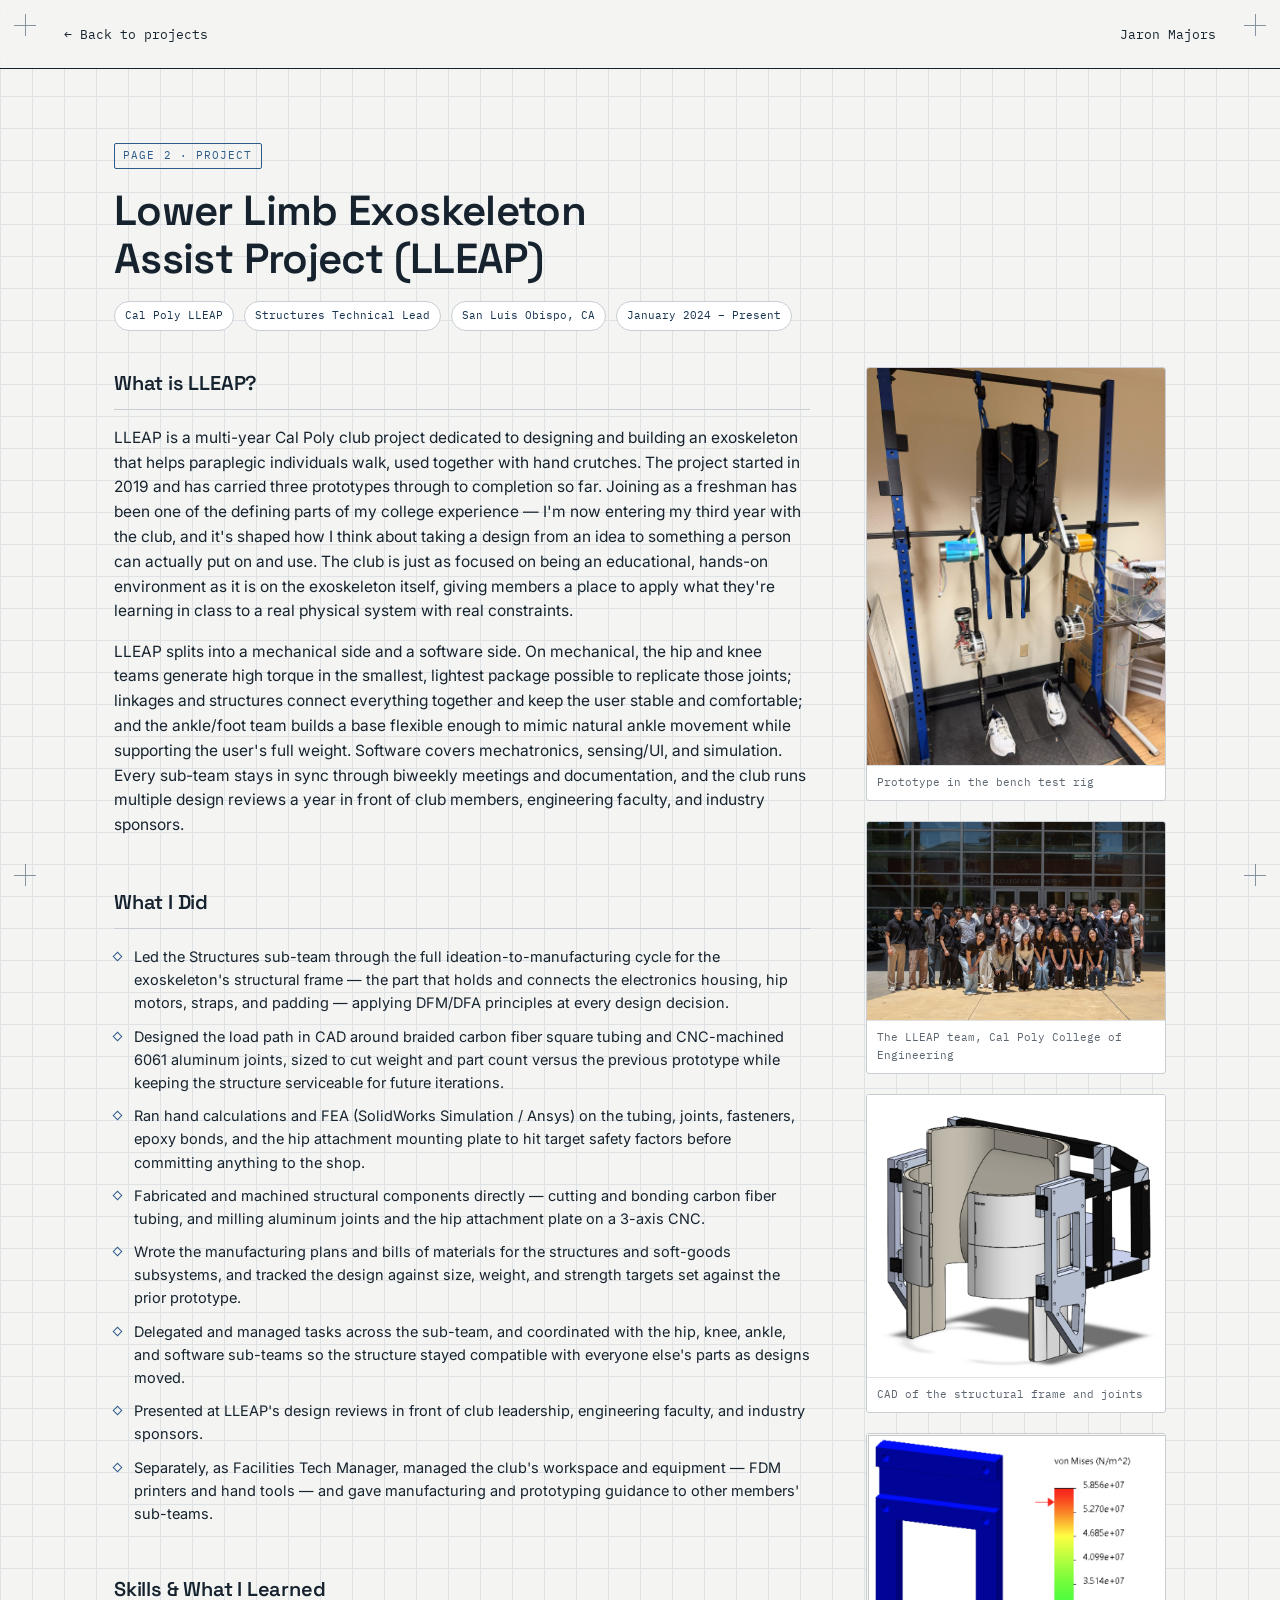
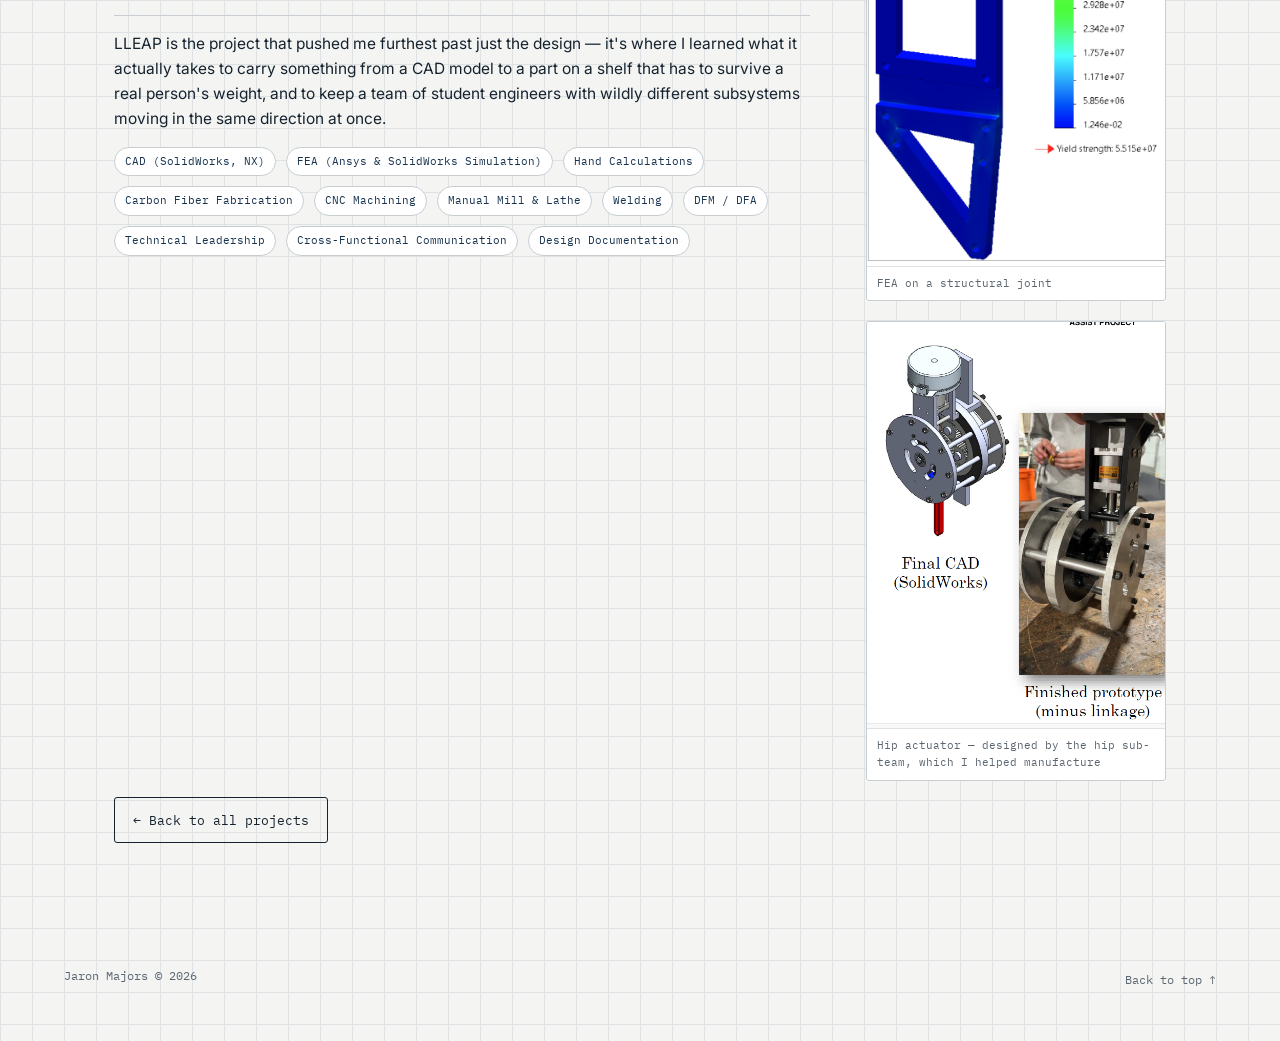
<file: projects/lleap.html>
<!DOCTYPE html>
<html lang="en" class="no-js">
<head>
<meta charset="UTF-8">
<meta name="viewport" content="width=device-width, initial-scale=1.0, viewport-fit=cover">
<title>Lower Limb Exoskeleton Assist Project (LLEAP) — Jaron Majors</title>
<meta name="description" content="Leading the Structures sub-team on Cal Poly's LLEAP exoskeleton, from CAD and FEA through carbon fiber fabrication and machining.">
<meta name="color-scheme" content="light dark">
<meta name="theme-color" content="#F4F5F3" media="(prefers-color-scheme: light)">
<meta name="theme-color" content="#12171B" media="(prefers-color-scheme: dark)">
<link rel="icon" type="image/svg+xml" href="../assets/favicon.svg">
<link rel="preconnect" href="https://fonts.googleapis.com">
<link rel="preconnect" href="https://fonts.gstatic.com" crossorigin>
<link href="https://fonts.googleapis.com/css2?family=Space+Grotesk:wght@400;500;600;700&family=Inter:wght@400;500;600&family=IBM+Plex+Mono:wght@400;500&display=swap" rel="stylesheet">
<link rel="stylesheet" href="../css/style.css?v=6">
</head>
<body>

<div class="reg reg--tl" aria-hidden="true"></div>
<div class="reg reg--tr" aria-hidden="true"></div>
<div class="reg reg--bl" aria-hidden="true"></div>
<div class="reg reg--br" aria-hidden="true"></div>

<header class="article-header">
  <a href="../index.html#projects">← Back to projects</a>
  <a href="../index.html">Jaron Majors</a>
</header>

<main class="article">
  <span class="article-eyebrow">Page 2 · Project</span>
  <h1 class="article-title">Lower Limb Exoskeleton Assist Project (LLEAP)</h1>

  <div class="article-meta-row">
    <span class="meta-pill">Cal Poly LLEAP</span>
    <span class="meta-pill">Structures Technical Lead</span>
    <span class="meta-pill">San Luis Obispo, CA</span>
    <span class="meta-pill">January 2024 – Present</span>
  </div>

  <div class="article-layout">
    <div class="article-main">

      <section class="article-section">
        <h2>What is LLEAP?</h2>
        <p>
          LLEAP is a multi-year Cal Poly club project dedicated to designing and building an
          exoskeleton that helps paraplegic individuals walk, used together with hand crutches.
          The project started in 2019 and has carried three prototypes through to completion so
          far. Joining as a freshman has been one of the defining parts of my college experience —
          I'm now entering my third year with the club, and it's shaped how I think about taking a
          design from an idea to something a person can actually put on and use. The club is just
          as focused on being an educational, hands-on environment as it is on the exoskeleton
          itself, giving members a place to apply what they're learning in class to a real physical
          system with real constraints.
        </p>
        <p>
          LLEAP splits into a mechanical side and a software side. On mechanical, the hip and knee
          teams generate high torque in the smallest, lightest package possible to replicate those
          joints; linkages and structures connect everything together and keep the user stable and
          comfortable; and the ankle/foot team builds a base flexible enough to mimic natural ankle
          movement while supporting the user's full weight. Software covers mechatronics, sensing/UI,
          and simulation. Every sub-team stays in sync through biweekly meetings and documentation,
          and the club runs multiple design reviews a year in front of club members, engineering
          faculty, and industry sponsors.
        </p>
      </section>

      <section class="article-section">
        <h2>What I Did</h2>
        <ul class="article-list">
          <li>Led the Structures sub-team through the full ideation-to-manufacturing cycle for the exoskeleton's structural frame — the part that holds and connects the electronics housing, hip motors, straps, and padding — applying DFM/DFA principles at every design decision.</li>
          <li>Designed the load path in CAD around braided carbon fiber square tubing and CNC-machined 6061 aluminum joints, sized to cut weight and part count versus the previous prototype while keeping the structure serviceable for future iterations.</li>
          <li>Ran hand calculations and FEA (SolidWorks Simulation / Ansys) on the tubing, joints, fasteners, epoxy bonds, and the hip attachment mounting plate to hit target safety factors before committing anything to the shop.</li>
          <li>Fabricated and machined structural components directly — cutting and bonding carbon fiber tubing, and milling aluminum joints and the hip attachment plate on a 3-axis CNC.</li>
          <li>Wrote the manufacturing plans and bills of materials for the structures and soft-goods subsystems, and tracked the design against size, weight, and strength targets set against the prior prototype.</li>
          <li>Delegated and managed tasks across the sub-team, and coordinated with the hip, knee, ankle, and software sub-teams so the structure stayed compatible with everyone else's parts as designs moved.</li>
          <li>Presented at LLEAP's design reviews in front of club leadership, engineering faculty, and industry sponsors.</li>
          <li>Separately, as Facilities Tech Manager, managed the club's workspace and equipment — FDM printers and hand tools — and gave manufacturing and prototyping guidance to other members' sub-teams.</li>
        </ul>
      </section>

      <section class="article-section">
        <h2>Skills &amp; What I Learned</h2>
        <p>
          LLEAP is the project that pushed me furthest past just the design — it's where I learned
          what it actually takes to carry something from a CAD model to a part on a shelf that has to
          survive a real person's weight, and to keep a team of student engineers with wildly
          different subsystems moving in the same direction at once.
        </p>
        <div class="article-meta-row">
          <span class="meta-pill">CAD (SolidWorks, NX)</span>
          <span class="meta-pill">FEA (Ansys &amp; SolidWorks Simulation)</span>
          <span class="meta-pill">Hand Calculations</span>
          <span class="meta-pill">Carbon Fiber Fabrication</span>
          <span class="meta-pill">CNC Machining</span>
          <span class="meta-pill">Manual Mill &amp; Lathe</span>
          <span class="meta-pill">Welding</span>
          <span class="meta-pill">DFM / DFA</span>
          <span class="meta-pill">Technical Leadership</span>
          <span class="meta-pill">Cross-Functional Communication</span>
          <span class="meta-pill">Design Documentation</span>
        </div>
      </section>

    </div>

    <aside class="article-photos">
      <figure class="article-photo">
        <img loading="lazy" decoding="async" src="../assets/img/project-lleap.jpg" alt="Prototype exoskeleton suspended in a bench test rig, showing hip actuators, structural frame, and soft-goods harness">
        <figcaption>Prototype in the bench test rig</figcaption>
      </figure>
      <figure class="article-photo">
        <img loading="lazy" decoding="async" src="../assets/img/projects/lleap/01.jpg" alt="LLEAP club members posing as a group outside the Cal Poly College of Engineering building">
        <figcaption>The LLEAP team, Cal Poly College of Engineering</figcaption>
      </figure>
      <figure class="article-photo">
        <img loading="lazy" decoding="async" src="../assets/img/projects/lleap/02.png" alt="CAD render of the carbon fiber tube structure and aluminum joint assembly">
        <figcaption>CAD of the structural frame and joints</figcaption>
      </figure>
      <figure class="article-photo">
        <img loading="lazy" decoding="async" src="../assets/img/projects/lleap/03.png" alt="FEA von Mises stress plot on a structural joint, showing stress concentration relative to yield strength">
        <figcaption>FEA on a structural joint</figcaption>
      </figure>
      <figure class="article-photo">
        <img loading="lazy" decoding="async" src="../assets/img/projects/lleap/04.png" alt="CAD and finished prototype of the hip cycloidal actuator, designed by the hip sub-team and manufactured with help from Jaron">
        <figcaption>Hip actuator — designed by the hip sub-team, which I helped manufacture</figcaption>
      </figure>
    </aside>
  </div>

  <a class="article-back" href="../index.html#projects">← Back to all projects</a>
</main>

<footer class="sitefooter">
  <span>Jaron Majors © 2026</span>
  <a href="../index.html#top">Back to top ↑</a>
</footer>

<script src="../js/main.js?v=6"></script>
</body>
</html>
</file>
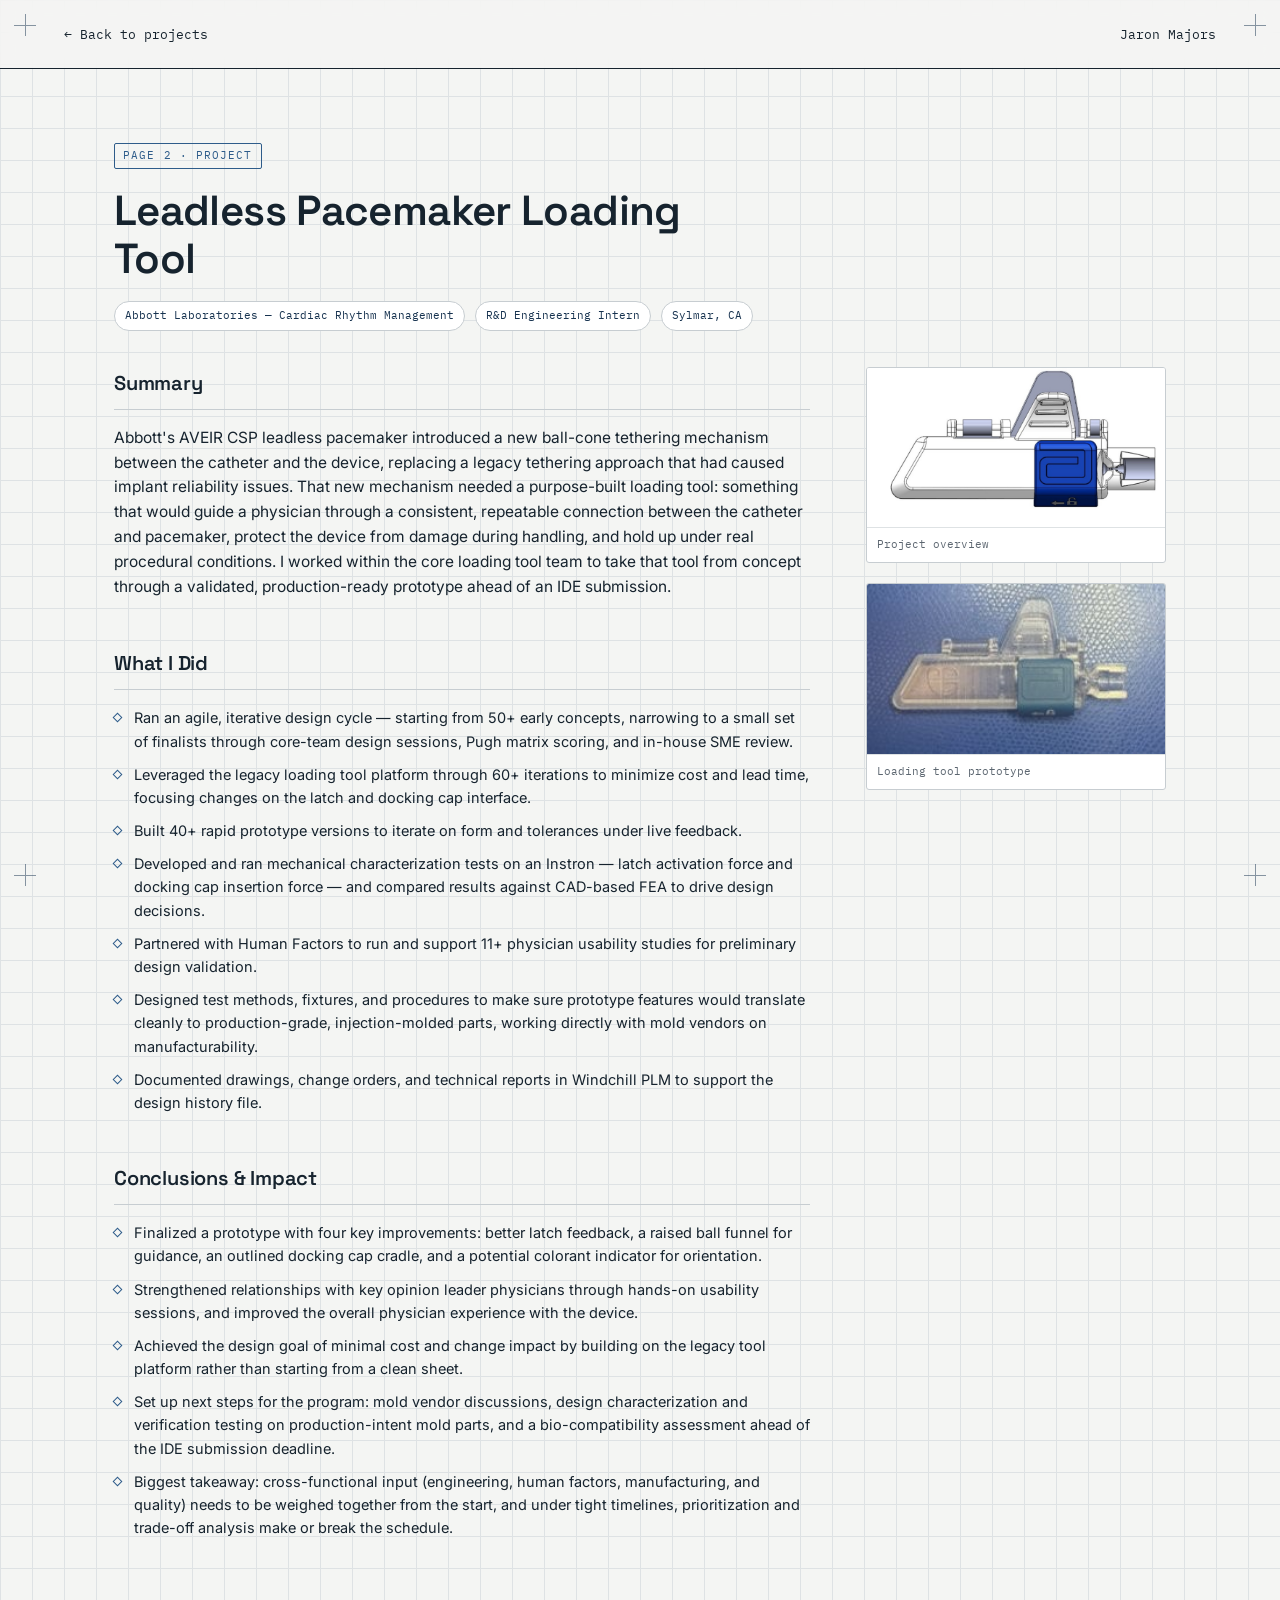
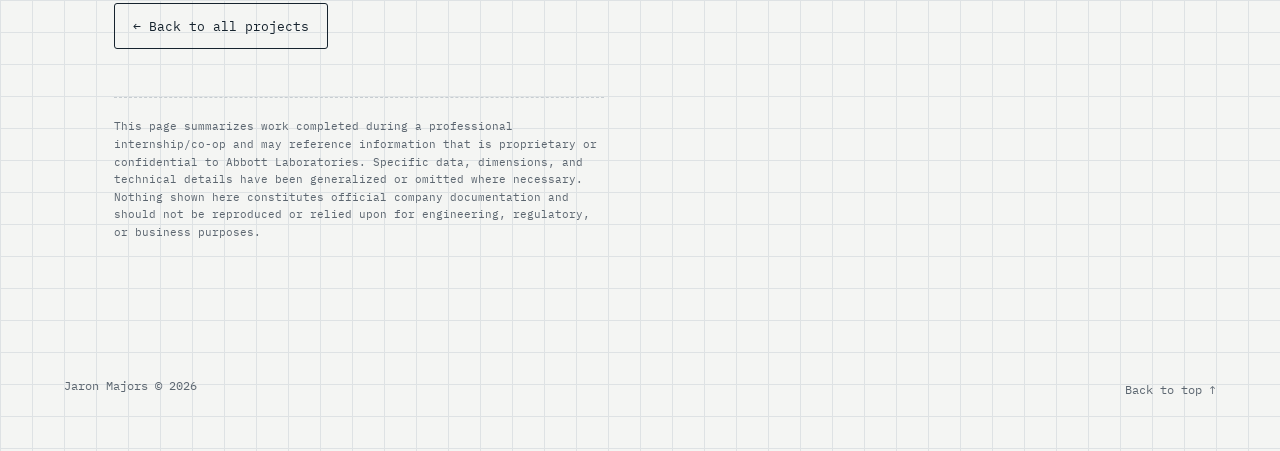
<file: projects/loading-tool.html>
<!DOCTYPE html>
<html lang="en" class="no-js">
<head>
<meta charset="UTF-8">
<meta name="viewport" content="width=device-width, initial-scale=1.0, viewport-fit=cover">
<title>Leadless Pacemaker Loading Tool — Jaron Majors</title>
<meta name="description" content="Design and testing of a new loading tool for Abbott's AVEIR CSP leadless pacemaker.">
<meta name="color-scheme" content="light dark">
<meta name="theme-color" content="#F4F5F3" media="(prefers-color-scheme: light)">
<meta name="theme-color" content="#12171B" media="(prefers-color-scheme: dark)">
<link rel="icon" type="image/svg+xml" href="../assets/favicon.svg">
<link rel="preconnect" href="https://fonts.googleapis.com">
<link rel="preconnect" href="https://fonts.gstatic.com" crossorigin>
<link href="https://fonts.googleapis.com/css2?family=Space+Grotesk:wght@400;500;600;700&family=Inter:wght@400;500;600&family=IBM+Plex+Mono:wght@400;500&display=swap" rel="stylesheet">
<link rel="stylesheet" href="../css/style.css?v=6">
</head>
<body>

<div class="reg reg--tl" aria-hidden="true"></div>
<div class="reg reg--tr" aria-hidden="true"></div>
<div class="reg reg--bl" aria-hidden="true"></div>
<div class="reg reg--br" aria-hidden="true"></div>

<header class="article-header">
  <a href="../index.html#projects">← Back to projects</a>
  <a href="../index.html">Jaron Majors</a>
</header>

<main class="article">
  <span class="article-eyebrow">Page 2 · Project</span>
  <h1 class="article-title">Leadless Pacemaker Loading Tool</h1>

  <div class="article-meta-row">
    <span class="meta-pill">Abbott Laboratories — Cardiac Rhythm Management</span>
    <span class="meta-pill">R&amp;D Engineering Intern</span>
    <span class="meta-pill">Sylmar, CA</span>
  </div>

  <div class="article-layout">
    <div class="article-main">

      <section class="article-section">
        <h2>Summary</h2>
        <p>
          Abbott's AVEIR CSP leadless pacemaker introduced a new ball-cone tethering mechanism between
          the catheter and the device, replacing a legacy tethering approach that had caused implant
          reliability issues. That new mechanism needed a purpose-built loading tool: something that
          would guide a physician through a consistent, repeatable connection between the catheter and
          pacemaker, protect the device from damage during handling, and hold up under real procedural
          conditions. I worked within the core loading tool team to take that tool from concept through
          a validated, production-ready prototype ahead of an IDE submission.
        </p>
      </section>

      <section class="article-section">
        <h2>What I Did</h2>
        <ul class="article-list">
          <li>Ran an agile, iterative design cycle — starting from 50+ early concepts, narrowing to a small set of finalists through core-team design sessions, Pugh matrix scoring, and in-house SME review.</li>
          <li>Leveraged the legacy loading tool platform through 60+ iterations to minimize cost and lead time, focusing changes on the latch and docking cap interface.</li>
          <li>Built 40+ rapid prototype versions to iterate on form and tolerances under live feedback.</li>
          <li>Developed and ran mechanical characterization tests on an Instron — latch activation force and docking cap insertion force — and compared results against CAD-based FEA to drive design decisions.</li>
          <li>Partnered with Human Factors to run and support 11+ physician usability studies for preliminary design validation.</li>
          <li>Designed test methods, fixtures, and procedures to make sure prototype features would translate cleanly to production-grade, injection-molded parts, working directly with mold vendors on manufacturability.</li>
          <li>Documented drawings, change orders, and technical reports in Windchill PLM to support the design history file.</li>
        </ul>
      </section>

      <section class="article-section">
        <h2>Conclusions &amp; Impact</h2>
        <ul class="article-list">
          <li>Finalized a prototype with four key improvements: better latch feedback, a raised ball funnel for guidance, an outlined docking cap cradle, and a potential colorant indicator for orientation.</li>
          <li>Strengthened relationships with key opinion leader physicians through hands-on usability sessions, and improved the overall physician experience with the device.</li>
          <li>Achieved the design goal of minimal cost and change impact by building on the legacy tool platform rather than starting from a clean sheet.</li>
          <li>Set up next steps for the program: mold vendor discussions, design characterization and verification testing on production-intent mold parts, and a bio-compatibility assessment ahead of the IDE submission deadline.</li>
          <li>Biggest takeaway: cross-functional input (engineering, human factors, manufacturing, and quality) needs to be weighed together from the start, and under tight timelines, prioritization and trade-off analysis make or break the schedule.</li>
        </ul>
      </section>

    </div>

    <aside class="article-photos">
      <figure class="article-photo">
        <img loading="lazy" decoding="async" src="../assets/img/project-loadingtool.png" alt="AVEIR CSP loading tool prototype with callouts showing latch, ball funnel, and docking cap cradle features">
        <figcaption>Project overview</figcaption>
      </figure>
      <figure class="article-photo">
        <img loading="lazy" decoding="async" src="../assets/img/projects/loading-tool/01.jpg" alt="Loading tool prototype with docking cap cradle and latch features">
        <figcaption>Loading tool prototype</figcaption>
      </figure>
    </aside>
  </div>

  <a class="article-back" href="../index.html#projects">← Back to all projects</a>

  <p class="article-disclaimer">
    This page summarizes work completed during a professional internship/co-op and may reference
    information that is proprietary or confidential to Abbott Laboratories. Specific data,
    dimensions, and technical details have been generalized or omitted where necessary. Nothing
    shown here constitutes official company documentation and should not be reproduced or relied
    upon for engineering, regulatory, or business purposes.
  </p>
</main>

<footer class="sitefooter">
  <span>Jaron Majors © 2026</span>
  <a href="../index.html#top">Back to top ↑</a>
</footer>

<script src="../js/main.js?v=6"></script>
</body>
</html>
</file>
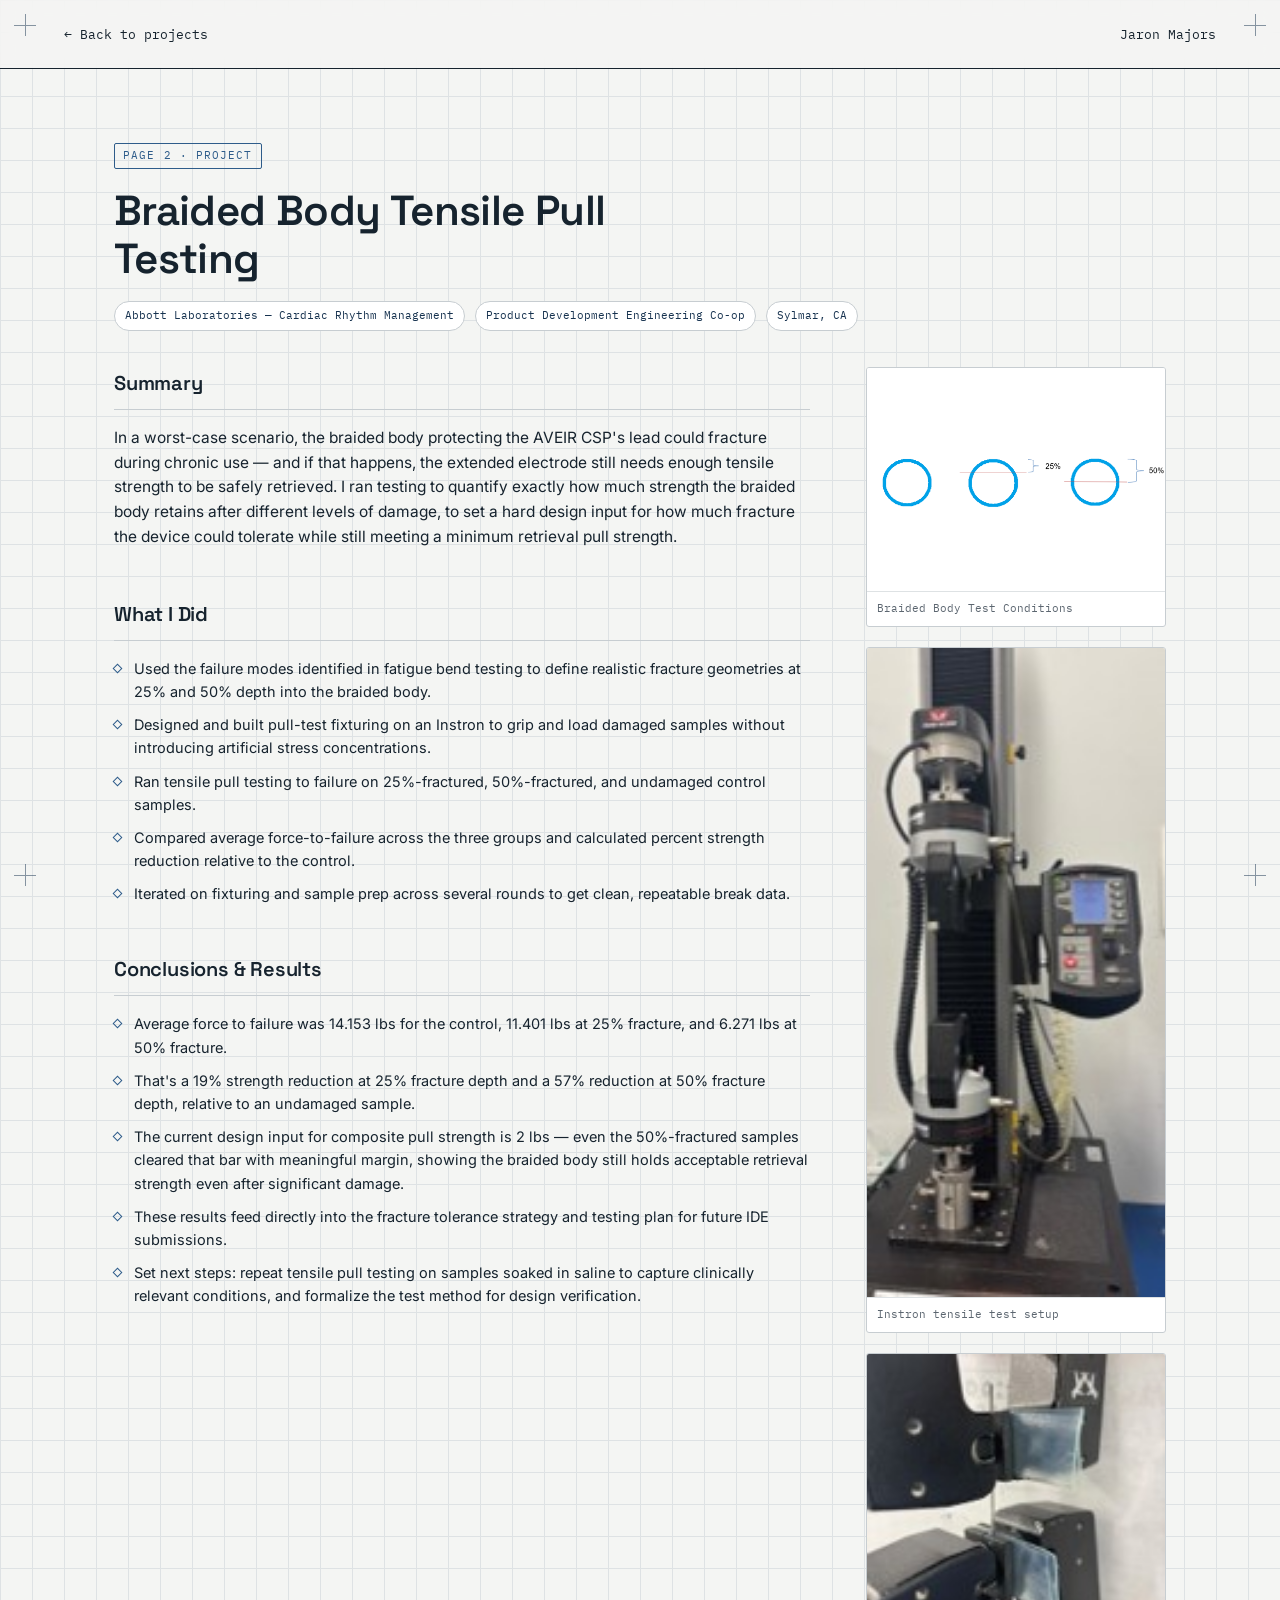
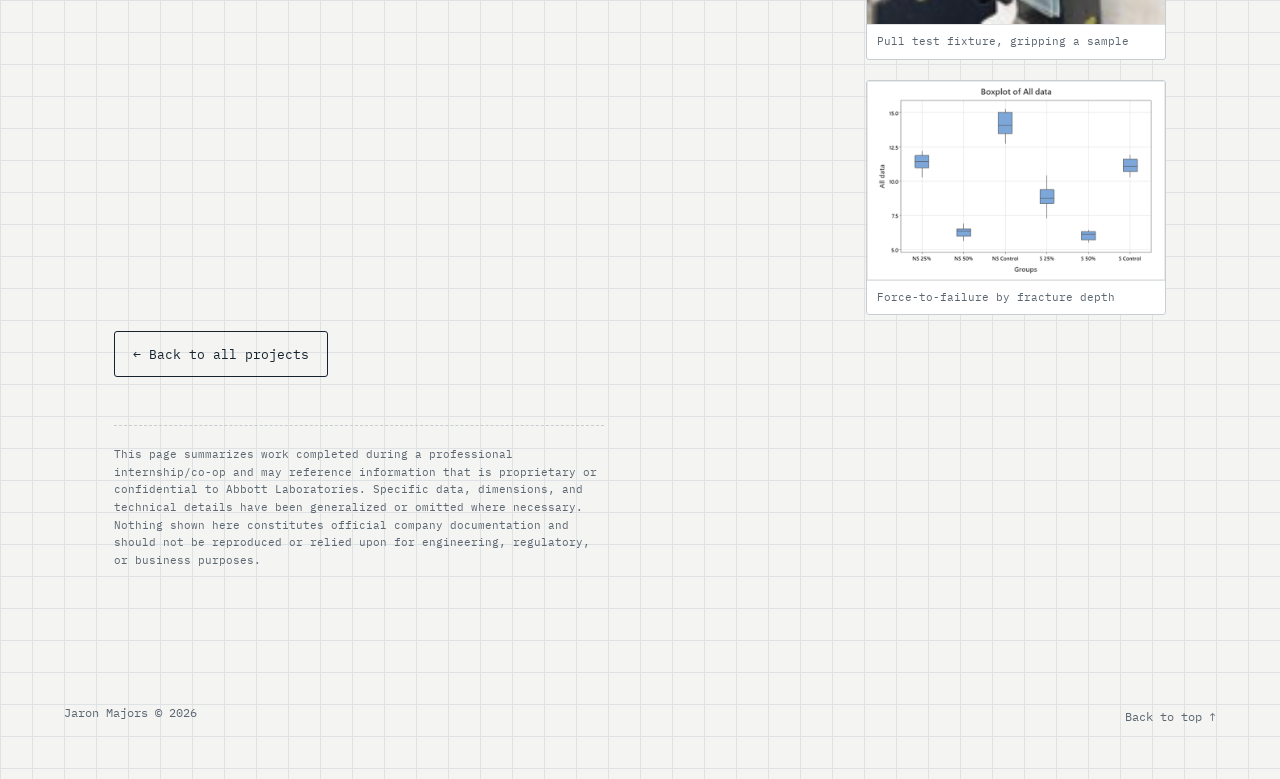
<file: projects/tensile.html>
<!DOCTYPE html>
<html lang="en" class="no-js">
<head>
<meta charset="UTF-8">
<meta name="viewport" content="width=device-width, initial-scale=1.0, viewport-fit=cover">
<title>Braided Body Tensile Pull Testing — Jaron Majors</title>
<meta name="description" content="Tensile pull testing of a fractured braided pacemaker lead body to establish retrieval strength design inputs.">
<meta name="color-scheme" content="light dark">
<meta name="theme-color" content="#F4F5F3" media="(prefers-color-scheme: light)">
<meta name="theme-color" content="#12171B" media="(prefers-color-scheme: dark)">
<link rel="icon" type="image/svg+xml" href="../assets/favicon.svg">
<link rel="preconnect" href="https://fonts.googleapis.com">
<link rel="preconnect" href="https://fonts.gstatic.com" crossorigin>
<link href="https://fonts.googleapis.com/css2?family=Space+Grotesk:wght@400;500;600;700&family=Inter:wght@400;500;600&family=IBM+Plex+Mono:wght@400;500&display=swap" rel="stylesheet">
<link rel="stylesheet" href="../css/style.css?v=6">
</head>
<body>

<div class="reg reg--tl" aria-hidden="true"></div>
<div class="reg reg--tr" aria-hidden="true"></div>
<div class="reg reg--bl" aria-hidden="true"></div>
<div class="reg reg--br" aria-hidden="true"></div>

<header class="article-header">
  <a href="../index.html#projects">← Back to projects</a>
  <a href="../index.html">Jaron Majors</a>
</header>

<main class="article">
  <span class="article-eyebrow">Page 2 · Project</span>
  <h1 class="article-title">Braided Body Tensile Pull Testing</h1>

  <div class="article-meta-row">
    <span class="meta-pill">Abbott Laboratories — Cardiac Rhythm Management</span>
    <span class="meta-pill">Product Development Engineering Co-op</span>
    <span class="meta-pill">Sylmar, CA</span>
  </div>

  <div class="article-layout">
    <div class="article-main">

      <section class="article-section">
        <h2>Summary</h2>
        <p>
          In a worst-case scenario, the braided body protecting the AVEIR CSP's lead could fracture during
          chronic use — and if that happens, the extended electrode still needs enough tensile strength to
          be safely retrieved. I ran testing to quantify exactly how much strength the braided body retains
          after different levels of damage, to set a hard design input for how much fracture the device
          could tolerate while still meeting a minimum retrieval pull strength.
        </p>
      </section>

      <section class="article-section">
        <h2>What I Did</h2>
        <ul class="article-list">
          <li>Used the failure modes identified in fatigue bend testing to define realistic fracture geometries at 25% and 50% depth into the braided body.</li>
          <li>Designed and built pull-test fixturing on an Instron to grip and load damaged samples without introducing artificial stress concentrations.</li>
          <li>Ran tensile pull testing to failure on 25%-fractured, 50%-fractured, and undamaged control samples.</li>
          <li>Compared average force-to-failure across the three groups and calculated percent strength reduction relative to the control.</li>
          <li>Iterated on fixturing and sample prep across several rounds to get clean, repeatable break data.</li>
        </ul>
      </section>

      <section class="article-section">
        <h2>Conclusions &amp; Results</h2>
        <ul class="article-list">
          <li>Average force to failure was 14.153 lbs for the control, 11.401 lbs at 25% fracture, and 6.271 lbs at 50% fracture.</li>
          <li>That's a 19% strength reduction at 25% fracture depth and a 57% reduction at 50% fracture depth, relative to an undamaged sample.</li>
          <li>The current design input for composite pull strength is 2 lbs — even the 50%-fractured samples cleared that bar with meaningful margin, showing the braided body still holds acceptable retrieval strength even after significant damage.</li>
          <li>These results feed directly into the fracture tolerance strategy and testing plan for future IDE submissions.</li>
          <li>Set next steps: repeat tensile pull testing on samples soaked in saline to capture clinically relevant conditions, and formalize the test method for design verification.</li>
        </ul>
      </section>

    </div>

    <aside class="article-photos">
      <figure class="article-photo">
        <img loading="lazy" decoding="async" src="../assets/img/project-tensile.png" alt="Diagram of braided body test conditions showing undamaged control, 25 percent fracture depth, and 50 percent fracture depth">
        <figcaption>Braided Body Test Conditions</figcaption>
      </figure>
      <figure class="article-photo">
        <img loading="lazy" decoding="async" src="../assets/img/projects/tensile/01.jpg" alt="Instron tensile test machine used for pull testing">
        <figcaption>Instron tensile test setup</figcaption>
      </figure>
      <figure class="article-photo">
        <img loading="lazy" decoding="async" src="../assets/img/projects/tensile/02.jpg" alt="Close-up of pull test fixturing gripping a braided body sample">
        <figcaption>Pull test fixture, gripping a sample</figcaption>
      </figure>
      <figure class="article-photo">
        <img loading="lazy" decoding="async" src="../assets/img/projects/tensile/03.png" alt="Boxplot of pull force to failure across fracture depth groups">
        <figcaption>Force-to-failure by fracture depth</figcaption>
      </figure>
    </aside>
  </div>

  <a class="article-back" href="../index.html#projects">← Back to all projects</a>

  <p class="article-disclaimer">
    This page summarizes work completed during a professional internship/co-op and may reference
    information that is proprietary or confidential to Abbott Laboratories. Specific data,
    dimensions, and technical details have been generalized or omitted where necessary. Nothing
    shown here constitutes official company documentation and should not be reproduced or relied
    upon for engineering, regulatory, or business purposes.
  </p>
</main>

<footer class="sitefooter">
  <span>Jaron Majors © 2026</span>
  <a href="../index.html#top">Back to top ↑</a>
</footer>

<script src="../js/main.js?v=6"></script>
</body>
</html>
</file>
<file: css/style.css>
/* ==========================================================================
   TOKENS
   ========================================================================== */
:root{
  color-scheme: light;

  --paper:      #F4F5F3;
  --paper-alt:  #EDEFEC;
  --surface:    #FFFFFF;
  --ink:        #16232E;
  --blue:       #2E5C8A;
  --blue-deep:  #16324F;
  --blue-pale:  #DCE6EE;
  --line:       #C7CDD1;
  --line-soft:  #DEE2E4;
  --grid-line:  #DEE2E4;
  --accent:     #D6572A;
  --accent-ink: #FFFFFF;
  --muted:      #5C6670;
  --header-bg:  rgba(244, 245, 243, 0.82);
  --shadow-rgb: 22, 35, 46;

  --font-display: 'Space Grotesk', 'Segoe UI', system-ui, sans-serif;
  --font-body:    'Inter', 'Segoe UI', system-ui, sans-serif;
  --font-mono:    'IBM Plex Mono', ui-monospace, 'SFMono-Regular', Menlo, monospace;

  --gutter: clamp(20px, 5vw, 72px);
  --radius: 3px;

  --ease: cubic-bezier(0.22, 0.61, 0.36, 1);
  --dur:  0.5s;

  --tabbar-h: 60px;
}

@media (prefers-color-scheme: dark){
  :root{
    color-scheme: dark;

    --paper:      #12171B;
    --paper-alt:  #171D22;
    --surface:    #1B2228;
    --ink:        #E7EAEC;
    --blue:       #7CB0DF;
    --blue-deep:  #A9CCE6;
    --blue-pale:  #22303C;
    --line:       #34414B;
    --line-soft:  #262F37;
    --grid-line:  #1C242A;
    --accent:     #F0793F;
    --accent-ink: #14100D;
    --muted:      #8B97A0;
    --header-bg:  rgba(18, 23, 27, 0.82);
    --shadow-rgb: 0, 0, 0;
  }
}

*,*::before,*::after{ box-sizing:border-box; }

html{
  scroll-behavior:smooth;
}

body{
  margin:0;
  background:
    linear-gradient(var(--grid-line) 1px, transparent 1px) 0 0/100% 32px,
    linear-gradient(90deg, var(--grid-line) 1px, transparent 1px) 0 0/32px 100%,
    var(--paper);
  background-attachment: local, local, fixed;
  color:var(--ink);
  font-family:var(--font-body);
  font-size:16px;
  line-height:1.6;
  -webkit-font-smoothing:antialiased;
  overflow-x:hidden;
}

a{ color:inherit; }
img{ max-width:100%; display:block; }
ul{ list-style:none; margin:0; padding:0; }
p{ margin:0 0 1em; }

:focus-visible{
  outline:2px solid var(--accent);
  outline-offset:3px;
  border-radius:1px;
}

/* Keep content visible if JS fails to run */
.no-js .reveal{ opacity:1 !important; transform:none !important; }

@media (prefers-reduced-motion: reduce){
  html{ scroll-behavior:auto; }
  *{ animation-duration:0.001ms !important; transition-duration:0.001ms !important; }
}

/* ==========================================================================
   REGISTRATION MARKS (signature element)
   ========================================================================== */
.reg{
  position:fixed;
  width:22px; height:22px;
  z-index:40;
  pointer-events:none;
  opacity:0.5;
}
.reg::before,.reg::after{
  content:"";
  position:absolute;
  background:var(--blue-deep);
}
.reg::before{ width:100%; height:1px; top:50%; left:0; }
.reg::after{ height:100%; width:1px; left:50%; top:0; }
.reg--tl{ top:14px; left:14px; }
.reg--tr{ top:14px; right:14px; }
.reg--bl{ bottom:14px; left:14px; }
.reg--br{ bottom:14px; right:14px; }
@media (max-width:640px){ .reg{ display:none; } }

/* ==========================================================================
   TITLE BLOCK / HEADER
   ========================================================================== */
.titleblock{
  position:sticky;
  top:0;
  z-index:30;
  background:var(--header-bg);
  -webkit-backdrop-filter:blur(10px) saturate(1.2);
  backdrop-filter:blur(10px) saturate(1.2);
  border-bottom:1.5px solid var(--ink);
  transition:box-shadow .3s var(--ease), background .3s var(--ease);
}
.titleblock.is-stuck{
  box-shadow:0 10px 30px -22px rgba(var(--shadow-rgb), 0.6);
}

/* Over the hero, the header floats transparent until you scroll past it */
body.has-hero .titleblock{
  background:transparent;
  border-bottom-color:transparent;
  -webkit-backdrop-filter:none;
  backdrop-filter:none;
}
body.has-hero .titleblock.is-stuck{
  background:var(--header-bg);
  border-bottom-color:var(--ink);
  -webkit-backdrop-filter:blur(10px) saturate(1.2);
  backdrop-filter:blur(10px) saturate(1.2);
}
.titleblock__inner{
  max-width:1280px;
  margin:0 auto;
  padding:14px var(--gutter);
  display:grid;
  grid-template-columns:1fr auto auto;
  align-items:center;
  gap:24px;
}
.titleblock__id{ display:flex; align-items:center; gap:14px; min-width:0; }
.titleblock__mark{
  font-family:var(--font-mono);
  font-size:12px;
  letter-spacing:0.04em;
  border:1.5px solid var(--ink);
  border-radius:50%;
  width:34px; height:34px;
  display:flex; align-items:center; justify-content:center;
  flex:none;
}
.titleblock__name{
  font-family:var(--font-display);
  font-size:18px;
  font-weight:600;
  margin:0;
  line-height:1.1;
  letter-spacing:-0.01em;
}
.titleblock__role{
  font-family:var(--font-mono);
  font-size:11px;
  color:var(--muted);
  margin:2px 0 0;
  white-space:nowrap;
}

.titleblock__nav{
  display:flex;
  gap:2px;
}
.titleblock__nav a{
  font-family:var(--font-mono);
  font-size:12.5px;
  text-decoration:none;
  color:var(--ink);
  padding:9px 14px;
  min-height:40px;
  border:1px solid transparent;
  border-radius:var(--radius);
  display:flex; align-items:center; gap:7px;
  transition:border-color .18s var(--ease), background .18s var(--ease), color .18s var(--ease);
}
.titleblock__nav a:hover{
  border-color:var(--line);
  background:var(--paper-alt);
}
.titleblock__nav a.is-active{
  border-color:var(--line);
  background:var(--paper-alt);
  color:var(--ink);
}
.titleblock__nav a.is-active .nav-num{ color:var(--accent); }
.nav-num{
  color:var(--blue);
  font-size:10px;
  transition:color .18s var(--ease);
}

.titleblock__meta{
  display:flex;
  gap:20px;
  margin:0;
  font-family:var(--font-mono);
  font-size:10.5px;
}
.titleblock__meta dt{
  color:var(--muted);
  text-transform:uppercase;
  letter-spacing:.06em;
  font-size:9.5px;
}
.titleblock__meta dd{
  margin:2px 0 0;
  white-space:nowrap;
}

@media (max-width:900px){
  .titleblock__inner{ grid-template-columns:1fr auto; }
  .titleblock__meta{ display:none; }
  .titleblock__role{ display:none; }
  .titleblock__nav a{ padding:9px; }
}

@media (max-width:720px){
  .titleblock__inner{ grid-template-columns:1fr; }
  .titleblock__nav{ display:none; }
}

/* ==========================================================================
   BOTTOM TAB BAR (mobile navigation)
   ========================================================================== */
.tabbar{ display:none; }

@media (max-width:720px){
  .tabbar{
    position:fixed;
    left:0; right:0; bottom:0;
    z-index:50;
    display:grid;
    grid-template-columns:repeat(3, 1fr);
    background:var(--header-bg);
    -webkit-backdrop-filter:blur(12px) saturate(1.2);
    backdrop-filter:blur(12px) saturate(1.2);
    border-top:1.5px solid var(--ink);
    padding-bottom:env(safe-area-inset-bottom);
  }
  .tabbar a{
    display:flex;
    flex-direction:column;
    align-items:center;
    justify-content:center;
    gap:3px;
    min-height:var(--tabbar-h);
    text-decoration:none;
    color:var(--muted);
    font-family:var(--font-mono);
    font-size:11px;
    letter-spacing:.03em;
    border-top:2px solid transparent;
    margin-top:-1.5px;
    transition:color .2s var(--ease), border-color .2s var(--ease);
  }
  .tabbar a .tab-num{
    font-size:9px;
    color:var(--blue);
    transition:color .2s var(--ease);
  }
  .tabbar a.is-active{
    color:var(--ink);
    border-top-color:var(--accent);
  }
  .tabbar a.is-active .tab-num{ color:var(--accent); }

  body{ padding-bottom:calc(var(--tabbar-h) + env(safe-area-inset-bottom)); }
  body{ background-attachment:scroll; }
}

/* ==========================================================================
   HERO / COVER
   ========================================================================== */
.hero{
  position:relative;
  max-width:1280px;
  margin:0 auto;
  padding:clamp(112px, 18vh, 184px) var(--gutter) clamp(56px, 9vh, 96px);
  border-bottom:1px solid var(--line-soft);
  display:flex;
  flex-direction:column;
  min-height:calc(100vh - 66px);
  min-height:calc(100svh - 66px);
}
.hero__inner{
  flex:1;
  display:grid;
  grid-template-columns:1fr 1.05fr;
  align-items:center;
  gap:clamp(24px, 5vw, 56px);
}
@media (max-width:860px){
  .hero__inner{ grid-template-columns:1fr; gap:clamp(28px, 8vw, 44px); }
}
@media (max-width:720px){
  .hero{ min-height:calc(100vh - 58px); min-height:calc(100svh - 58px); }
  .hero__inner{ display:block; }
}

.hero__eyebrow{
  font-family:var(--font-mono);
  font-size:11px;
  letter-spacing:.14em;
  text-transform:uppercase;
  color:var(--muted);
  display:flex;
  align-items:center;
  gap:10px;
  margin:0 0 clamp(20px, 3vw, 32px);
}
.hero__sheet{
  color:var(--blue);
  border:1px solid var(--blue);
  padding:3px 8px;
  border-radius:2px;
}
.hero__name{
  font-family:var(--font-display);
  font-weight:700;
  font-size:clamp(52px, 11vw, 124px);
  line-height:0.94;
  letter-spacing:-0.03em;
  margin:0 0 clamp(20px, 3vw, 30px);
}
.hero__tagline{
  font-size:clamp(16px, 2.1vw, 20px);
  line-height:1.5;
  color:var(--ink);
  max-width:34ch;
  margin:0 0 12px;
}
.hero__meta{
  font-family:var(--font-mono);
  font-size:12px;
  color:var(--muted);
  margin:0 0 clamp(26px, 4vw, 38px);
}
.hero__actions{
  display:flex;
  flex-wrap:wrap;
  gap:12px;
}
.hero__actions .link-chip{
  font-size:13px;
  padding:13px 20px;
}

.hero__figure{
  justify-self:center;
  width:100%;
  max-width:600px;
  transform:translate(var(--px, 0px), var(--py, 0px));
  transition:transform .45s var(--ease);
}
@media (max-width:860px){
  .hero__figure{ max-width:440px; margin-top:12px; }
}
/* On phones the figure floats as a faint backdrop so it never collides
   with the fixed tab bar or stretches the cover */
@media (max-width:720px){
  .hero__figure{
    position:absolute;
    right:-6%;
    bottom:calc(env(safe-area-inset-bottom) + 30px);
    transform:none;
    width:72%;
    max-width:320px;
    margin-top:0;
    opacity:.28;
    pointer-events:none;
  }
  .hero__lead{ position:relative; z-index:1; }
}
.hero__figure svg{
  width:100%;
  height:auto;
  display:block;
  overflow:visible;
  stroke:var(--ink);
  fill:none;
  cursor:crosshair;
  animation:hero-floaty 8s ease-in-out infinite;
}
.hero__figure .hero-ring{ stroke:var(--muted); stroke-width:1.15; }
.hero__figure .hero-star{ stroke:var(--blue); stroke-width:1.3; }
.hero__figure .hero-hex{ stroke:var(--blue); stroke-width:1.4; }
.hero__figure .hero-frame{ stroke:var(--line); stroke-width:1.1; }
.hero__figure text{
  font-family:var(--font-mono);
  fill:var(--muted);
  stroke:none;
  letter-spacing:.08em;
}

.hero__figure [data-draw]{
  stroke-dasharray:1;
  stroke-dashoffset:1;
  animation:hero-draw 1.4s var(--ease) var(--d, 0s) forwards;
}
.hero__figure [data-fade]{
  opacity:0;
  animation:hero-fade .9s var(--ease) var(--d, 0s) forwards;
}
@keyframes hero-draw{ to{ stroke-dashoffset:0; } }
@keyframes hero-fade{ to{ opacity:1; } }
@keyframes hero-floaty{
  0%,100%{ transform:translateY(0) rotate(-0.35deg); }
  50%{ transform:translateY(-10px) rotate(0.35deg); }
}
@keyframes hero-spin{ to{ transform:rotate(360deg); } }

/* Exploded view — JS tweens each piece's SVG transform attribute radially
   outward (works in every SVG renderer); while bloomed apart, the whole
   pattern turns slowly about its centre. */
.hero__figure.is-exploded .hero-parts{
  animation:hero-spin 26s linear infinite;
  transform-box:view-box;
  transform-origin:200px 200px;
}
.hero__figure.is-exploded .hero-frame{ opacity:.5; transition:opacity .5s var(--ease); }

.hero__scroll{
  align-self:center;
  display:flex;
  flex-direction:column;
  align-items:center;
  gap:8px;
  margin-top:clamp(20px, 4vh, 44px);
  font-family:var(--font-mono);
  font-size:10px;
  letter-spacing:.18em;
  text-transform:uppercase;
  color:var(--muted);
  text-decoration:none;
}
.hero__scroll-line{
  width:1.5px;
  height:46px;
  background:var(--line);
  border-radius:2px;
  position:relative;
  overflow:hidden;
}
.hero__scroll-line::after{
  content:"";
  position:absolute;
  left:0; top:-45%;
  width:100%; height:45%;
  background:var(--accent);
  animation:hero-scroll 1.9s var(--ease) infinite;
}
@keyframes hero-scroll{ from{ top:-45%; } to{ top:100%; } }
@media (max-height:640px){ .hero__scroll{ display:none; } }
@media (max-width:720px){ .hero__scroll{ display:none; } }

@media (prefers-reduced-motion: reduce){
  .hero__figure svg{ animation:none; }
  .hero__figure [data-draw]{ stroke-dashoffset:0; animation:none; }
  .hero__figure [data-fade]{ opacity:1; animation:none; }
  .hero__figure.is-exploded .hero-parts{ animation:none; }
  .hero__scroll-line::after{ animation:none; opacity:0; }
}

/* ==========================================================================
   SHEETS (sections)
   ========================================================================== */
.sheet{
  max-width:1280px;
  margin:0 auto;
  padding:clamp(56px, 9vw, 100px) var(--gutter);
  border-bottom:1px solid var(--line-soft);
  position:relative;
  scroll-margin-top:clamp(68px, 10vh, 96px);
}
.sheet--alt{ background:var(--paper-alt); max-width:none; }
.sheet--alt > *{ max-width:1280px; margin-left:auto; margin-right:auto; }

.sheet__label{
  display:flex;
  align-items:baseline;
  gap:12px;
  margin-bottom:clamp(28px, 4vw, 44px);
}
.sheet__num{
  font-family:var(--font-mono);
  font-size:11px;
  color:var(--blue);
  letter-spacing:.08em;
  border:1px solid var(--blue);
  padding:3px 8px;
  border-radius:2px;
}
.sheet__title{
  font-family:var(--font-display);
  font-size:13px;
  letter-spacing:.14em;
  text-transform:uppercase;
  color:var(--muted);
}

.section-head{
  font-family:var(--font-display);
  font-size:clamp(25px, 3.4vw, 38px);
  font-weight:600;
  line-height:1.2;
  letter-spacing:-0.015em;
  margin:0 0 22px;
  max-width:20ch;
}
.section-intro{
  font-family:var(--font-mono);
  font-size:13px;
  color:var(--muted);
  margin-bottom:40px;
  max-width:60ch;
}

/* ==========================================================================
   ABOUT
   ========================================================================== */
.about__grid{
  display:grid;
  grid-template-columns:1.3fr 1fr;
  gap:clamp(36px, 6vw, 64px);
}
@media (max-width:860px){
  .about__grid{ grid-template-columns:1fr; }
}

.about__summary p{
  font-size:16px;
  color:var(--ink);
  max-width:62ch;
}

.about__intro{
  display:flex;
  align-items:flex-start;
  gap:24px;
  margin-bottom:20px;
}
.about__photo{
  flex:none;
  width:clamp(132px, 30vw, 172px);
  aspect-ratio:1/1;
  margin:0;
  overflow:hidden;
  border:1px solid var(--ink);
  border-radius:var(--radius);
  background:var(--blue-pale);
}
.about__photo img{
  width:100%; height:100%;
  object-fit:cover;
}
.about__intro .section-head{ margin:0; }
@media (max-width:520px){
  .about__intro{ flex-direction:column; align-items:flex-start; gap:18px; }
}

.links{
  display:flex;
  flex-wrap:wrap;
  gap:10px;
  margin-top:28px;
}
.link-chip{
  display:inline-flex;
  align-items:center;
  gap:8px;
  font-family:var(--font-mono);
  font-size:12.5px;
  text-decoration:none;
  color:var(--ink);
  border:1px solid var(--ink);
  border-radius:var(--radius);
  padding:11px 16px;
  min-height:44px;
  transition:transform .18s var(--ease), background .18s var(--ease), color .18s var(--ease);
}
.link-chip:hover{
  background:var(--ink);
  color:var(--paper);
  transform:translateY(-2px);
}
.link-chip--accent{
  border-color:var(--accent);
  color:var(--accent);
}
.link-chip--accent:hover{
  background:var(--accent);
  border-color:var(--accent);
  color:var(--accent-ink);
}
.link-chip__icon{ font-size:13px; line-height:1; }

.panel{
  padding-bottom:24px;
  margin-bottom:24px;
  border-bottom:1px dashed var(--line);
}
.panel:last-child{ border-bottom:none; margin-bottom:0; }
.panel__head{
  font-family:var(--font-mono);
  font-size:11px;
  text-transform:uppercase;
  letter-spacing:.1em;
  color:var(--blue);
  display:flex;
  align-items:center;
  gap:8px;
  margin:0 0 14px;
}
.tick{
  width:8px; height:8px;
  border:1.5px solid var(--blue);
  transform:rotate(45deg);
  flex:none;
}
.panel__org{ font-weight:600; margin:0 0 2px; font-size:14.5px; }
.panel__detail{ margin:0 0 2px; font-size:14px; color:var(--ink); }
.panel__meta{ font-family:var(--font-mono); font-size:11.5px; color:var(--muted); margin:0; }

.xp{ margin-bottom:16px; }
.xp:last-child{ margin-bottom:0; }
.xp__role{ font-weight:600; font-size:14px; margin:0 0 2px; }
.xp__org{ font-size:13.5px; color:var(--ink); margin:0 0 2px; }
.xp__meta{ font-family:var(--font-mono); font-size:11px; color:var(--muted); margin:0; }

.skillstrip{
  margin-top:clamp(40px, 6vw, 56px);
  padding-top:28px;
  border-top:1px solid var(--line);
  display:flex;
  gap:24px;
  align-items:baseline;
  flex-wrap:wrap;
}
.skillstrip__label{
  font-family:var(--font-mono);
  font-size:11px;
  text-transform:uppercase;
  letter-spacing:.08em;
  color:var(--muted);
  flex:none;
}
.skillstrip__list{
  display:flex;
  flex-wrap:wrap;
  gap:8px 10px;
}
.skillstrip__list li{
  font-family:var(--font-mono);
  font-size:11.5px;
  padding:5px 10px;
  border:1px solid var(--line);
  border-radius:20px;
  color:var(--blue-deep);
  background:var(--surface);
}

/* ==========================================================================
   PROJECTS
   ========================================================================== */
.projects{
  display:grid;
  grid-template-columns:repeat(3,1fr);
  gap:clamp(20px, 3vw, 32px);
}
@media (max-width:980px){
  .projects{ grid-template-columns:1fr; }
}

.project{
  position:relative;
  cursor:pointer;
  background:var(--surface);
  border:1px solid var(--line);
  border-radius:var(--radius);
  overflow:hidden;
  display:flex;
  flex-direction:column;
  transition:transform .25s var(--ease), box-shadow .25s var(--ease), border-color .25s var(--ease);
}
.project:hover{
  transform:translateY(-4px);
  border-color:var(--blue);
  box-shadow:0 18px 40px -22px rgba(var(--shadow-rgb), 0.45);
}

.project__media{
  position:relative;
  aspect-ratio:4/3;
  overflow:hidden;
  background:var(--blue-pale);
  border-bottom:1px solid var(--line);
}
.project__media img{
  width:100%; height:100%;
  object-fit:cover;
  transition:transform .5s var(--ease);
}
.project:hover .project__media img{ transform:scale(1.05); }

.fig{
  position:absolute;
  bottom:8px; right:8px;
  font-family:var(--font-mono);
  font-size:10px;
  letter-spacing:.05em;
  background:rgba(22,35,46,0.82);
  color:#fff;
  padding:3px 7px;
  border-radius:2px;
}

.project__body{ padding:22px 22px 24px; display:flex; flex-direction:column; flex:1; }
.project__tag{
  font-family:var(--font-mono);
  font-size:10.5px;
  text-transform:uppercase;
  letter-spacing:.06em;
  color:var(--blue);
  margin-bottom:8px;
}
.project__title{
  font-family:var(--font-display);
  font-size:19px;
  font-weight:600;
  margin:0 0 10px;
  line-height:1.28;
  letter-spacing:-0.01em;
}
.project__desc{
  font-size:13.8px;
  color:var(--muted);
  margin-bottom:16px;
  flex:1;
}
.project__chips{
  display:flex;
  flex-wrap:wrap;
  gap:6px;
}
.project__chips li{
  font-family:var(--font-mono);
  font-size:10.5px;
  padding:4px 8px;
  background:var(--paper-alt);
  border:1px solid var(--line-soft);
  border-radius:3px;
  color:var(--blue-deep);
}

.project__link-overlay{
  position:absolute;
  inset:0;
  z-index:2;
}
.project__cta{
  display:inline-flex;
  align-items:center;
  gap:6px;
  margin-top:16px;
  font-family:var(--font-mono);
  font-size:11.5px;
  color:var(--accent);
  text-transform:uppercase;
  letter-spacing:.05em;
}
.project__cta::after{
  content:"→";
  transition:transform .18s var(--ease);
  display:inline-block;
}
.project:hover .project__cta::after{ transform:translateX(4px); }

.more-note{
  margin-top:40px;
  font-family:var(--font-mono);
  font-size:12px;
  color:var(--muted);
  text-align:center;
  border-top:1px dashed var(--line);
  padding-top:24px;
}

/* ==========================================================================
   PERSONAL ENTRIES
   ========================================================================== */
.entries{
  display:grid;
  grid-template-columns:repeat(3,1fr);
  gap:clamp(20px, 3vw, 32px);
}
@media (max-width:980px){
  .entries{ grid-template-columns:1fr; }
}

.entry{
  position:relative;
  background:var(--surface);
  border:1px solid var(--line);
  border-radius:var(--radius);
  overflow:hidden;
  cursor:pointer;
  transition:transform .25s var(--ease), box-shadow .25s var(--ease), border-color .25s var(--ease);
}
.entry:hover{
  transform:translateY(-4px);
  border-color:var(--blue);
  box-shadow:0 18px 40px -22px rgba(var(--shadow-rgb), 0.45);
}
.entry__link-overlay{
  position:absolute;
  inset:0;
  z-index:2;
}
.entry__media{
  position:relative;
  aspect-ratio:4/3;
  overflow:hidden;
  background:var(--blue-pale);
  border-bottom:1px solid var(--line);
}
.entry__media img{
  width:100%; height:100%;
  object-fit:cover;
  transition:transform .5s var(--ease);
}
.entry:hover .entry__media img{ transform:scale(1.05); }
.entry__caption{
  padding:16px 18px;
  font-family:var(--font-display);
  font-size:15.5px;
  font-weight:600;
  letter-spacing:-0.01em;
}

/* Staggered card reveals */
.projects .project,
.entries .entry{ transition-delay:0ms; }
.reveal.project:nth-child(2),
.reveal.entry:nth-child(2){ transition-delay:70ms; }
.reveal.project:nth-child(3),
.reveal.entry:nth-child(3){ transition-delay:140ms; }
.reveal.project:nth-child(4),
.reveal.entry:nth-child(4){ transition-delay:210ms; }
@media (max-width:980px){
  .reveal.project:nth-child(n),
  .reveal.entry:nth-child(n){ transition-delay:0ms; }
}

/* ==========================================================================
   GALLERY (used on personal entry detail pages)
   ========================================================================== */
.gallery{
  display:grid;
  grid-template-columns:repeat(3,1fr);
  gap:26px;
}
@media (max-width:760px){
  .gallery{ grid-template-columns:repeat(2,1fr); }
}
@media (max-width:460px){
  .gallery{ grid-template-columns:1fr; }
}

.gallery__item{ margin:0; }
.gallery__frame{
  aspect-ratio:1/1;
  border:1.5px dashed var(--line);
  border-radius:var(--radius);
  display:flex;
  align-items:center;
  justify-content:center;
  background:var(--surface);
  transition:border-color .18s var(--ease), background .18s var(--ease);
  overflow:hidden;
}
.gallery__frame img{ width:100%; height:100%; object-fit:cover; }
.placeholder .gallery__frame span{
  font-family:var(--font-mono);
  font-size:11.5px;
  color:var(--line);
  letter-spacing:.05em;
}
.gallery__item:hover .gallery__frame{
  border-color:var(--blue);
  background:var(--blue-pale);
}
.gallery__item:hover .gallery__frame span{ color:var(--blue); }
.gallery__item figcaption{
  font-family:var(--font-mono);
  font-size:11.5px;
  color:var(--muted);
  margin-top:10px;
  text-align:center;
}

/* ==========================================================================
   FOOTER
   ========================================================================== */
.sitefooter{
  max-width:1280px;
  margin:0 auto;
  padding:28px var(--gutter) 48px;
  display:flex;
  justify-content:space-between;
  gap:16px;
  flex-wrap:wrap;
  font-family:var(--font-mono);
  font-size:11.5px;
  color:var(--muted);
}
.sitefooter a{ text-decoration:none; padding:4px 0; }
.sitefooter a:hover{ color:var(--blue); }

/* ==========================================================================
   ARTICLE (PROJECT / PERSONAL DETAIL) PAGES
   ========================================================================== */
.article-header{
  max-width:1280px;
  margin:0 auto;
  padding:14px var(--gutter);
  display:flex;
  align-items:center;
  justify-content:space-between;
  gap:16px;
  border-bottom:1.5px solid var(--ink);
  background:var(--header-bg);
  position:sticky;
  top:0;
  z-index:30;
  -webkit-backdrop-filter:blur(10px) saturate(1.2);
  backdrop-filter:blur(10px) saturate(1.2);
  transition:box-shadow .3s var(--ease);
}
.article-header.is-stuck{
  box-shadow:0 10px 30px -22px rgba(var(--shadow-rgb), 0.6);
}
.article-header a{
  font-family:var(--font-mono);
  font-size:12.5px;
  text-decoration:none;
  color:var(--ink);
  display:inline-flex;
  align-items:center;
  min-height:40px;
  transition:color .15s var(--ease);
}
.article-header a:hover{ color:var(--blue); }

.article{
  max-width:1180px;
  margin:0 auto;
  padding:clamp(48px, 8vw, 72px) var(--gutter) clamp(72px, 12vw, 96px);
}
.article-layout{
  display:grid;
  grid-template-columns:minmax(0,1fr) 300px;
  gap:clamp(32px, 5vw, 56px);
  align-items:start;
}
.article-main{ max-width:780px; }
@media (max-width:900px){
  .article-layout{ grid-template-columns:1fr; }
  .article-main{ max-width:none; }
}

.article-photos{
  display:flex;
  flex-direction:column;
  gap:20px;
  position:sticky;
  top:calc(64px + 24px);
}
@media (max-width:900px){
  .article-photos{
    position:static;
    flex-direction:row;
    flex-wrap:wrap;
    margin-top:8px;
  }
  .article-photos .article-photo{ flex:1 1 220px; }
}
.article-photo{
  margin:0;
  background:var(--surface);
  border:1px solid var(--line);
  border-radius:var(--radius);
  overflow:hidden;
}
.article-photo img{ width:100%; display:block; }
.article-photo figcaption{
  font-family:var(--font-mono);
  font-size:11px;
  color:var(--muted);
  padding:8px 10px;
  border-top:1px solid var(--line-soft);
}
.article-eyebrow{
  font-family:var(--font-mono);
  font-size:11px;
  text-transform:uppercase;
  letter-spacing:.1em;
  color:var(--blue);
  border:1px solid var(--blue);
  display:inline-block;
  padding:3px 8px;
  border-radius:2px;
  margin-bottom:18px;
}
.article-title{
  font-family:var(--font-display);
  font-size:clamp(27px, 4vw, 42px);
  font-weight:600;
  line-height:1.15;
  letter-spacing:-0.015em;
  margin:0 0 18px;
  max-width:22ch;
}
.article-meta-row{
  display:flex;
  flex-wrap:wrap;
  gap:10px;
  margin-bottom:36px;
}
.meta-pill{
  font-family:var(--font-mono);
  font-size:11px;
  padding:5px 10px;
  border:1px solid var(--line);
  border-radius:20px;
  color:var(--blue-deep);
  background:var(--surface);
}
.article-hero{
  width:100%;
  border-radius:var(--radius);
  overflow:hidden;
  border:1px solid var(--line);
  margin-bottom:48px;
}
.article-hero img{ width:100%; display:block; }

.article-section{ margin-bottom:clamp(32px, 5vw, 48px); }
.article-section h2{
  font-family:var(--font-display);
  font-size:20px;
  font-weight:600;
  letter-spacing:-0.01em;
  margin:0 0 16px;
  padding-bottom:10px;
  border-bottom:1px solid var(--line);
}
.article-section p{ font-size:15.5px; color:var(--ink); max-width:70ch; }
.article-list{ display:flex; flex-direction:column; gap:10px; }
.article-list li{
  font-size:14.5px;
  color:var(--ink);
  padding-left:20px;
  position:relative;
}
.article-list li::before{
  content:"";
  position:absolute;
  left:0; top:8px;
  width:7px; height:7px;
  border:1.5px solid var(--blue);
  transform:rotate(45deg);
}

.article-back{
  display:inline-flex;
  align-items:center;
  gap:8px;
  font-family:var(--font-mono);
  font-size:12.5px;
  text-decoration:none;
  color:var(--ink);
  border:1px solid var(--ink);
  border-radius:var(--radius);
  padding:12px 18px;
  min-height:44px;
  margin-top:16px;
  transition:background .15s var(--ease), color .15s var(--ease);
}
.article-back:hover{ background:var(--ink); color:var(--paper); }

.article-disclaimer{
  margin-top:48px;
  padding-top:20px;
  border-top:1px dashed var(--line);
  font-family:var(--font-mono);
  font-size:11px;
  line-height:1.6;
  color:var(--muted);
  max-width:70ch;
}

/* ==========================================================================
   SCROLL REVEAL
   ========================================================================== */
.reveal{
  opacity:0;
  transform:translateY(18px);
  transition:opacity var(--dur) var(--ease), transform var(--dur) var(--ease);
  will-change:opacity, transform;
}
.reveal.is-visible{
  opacity:1;
  transform:translateY(0);
}
</file>
